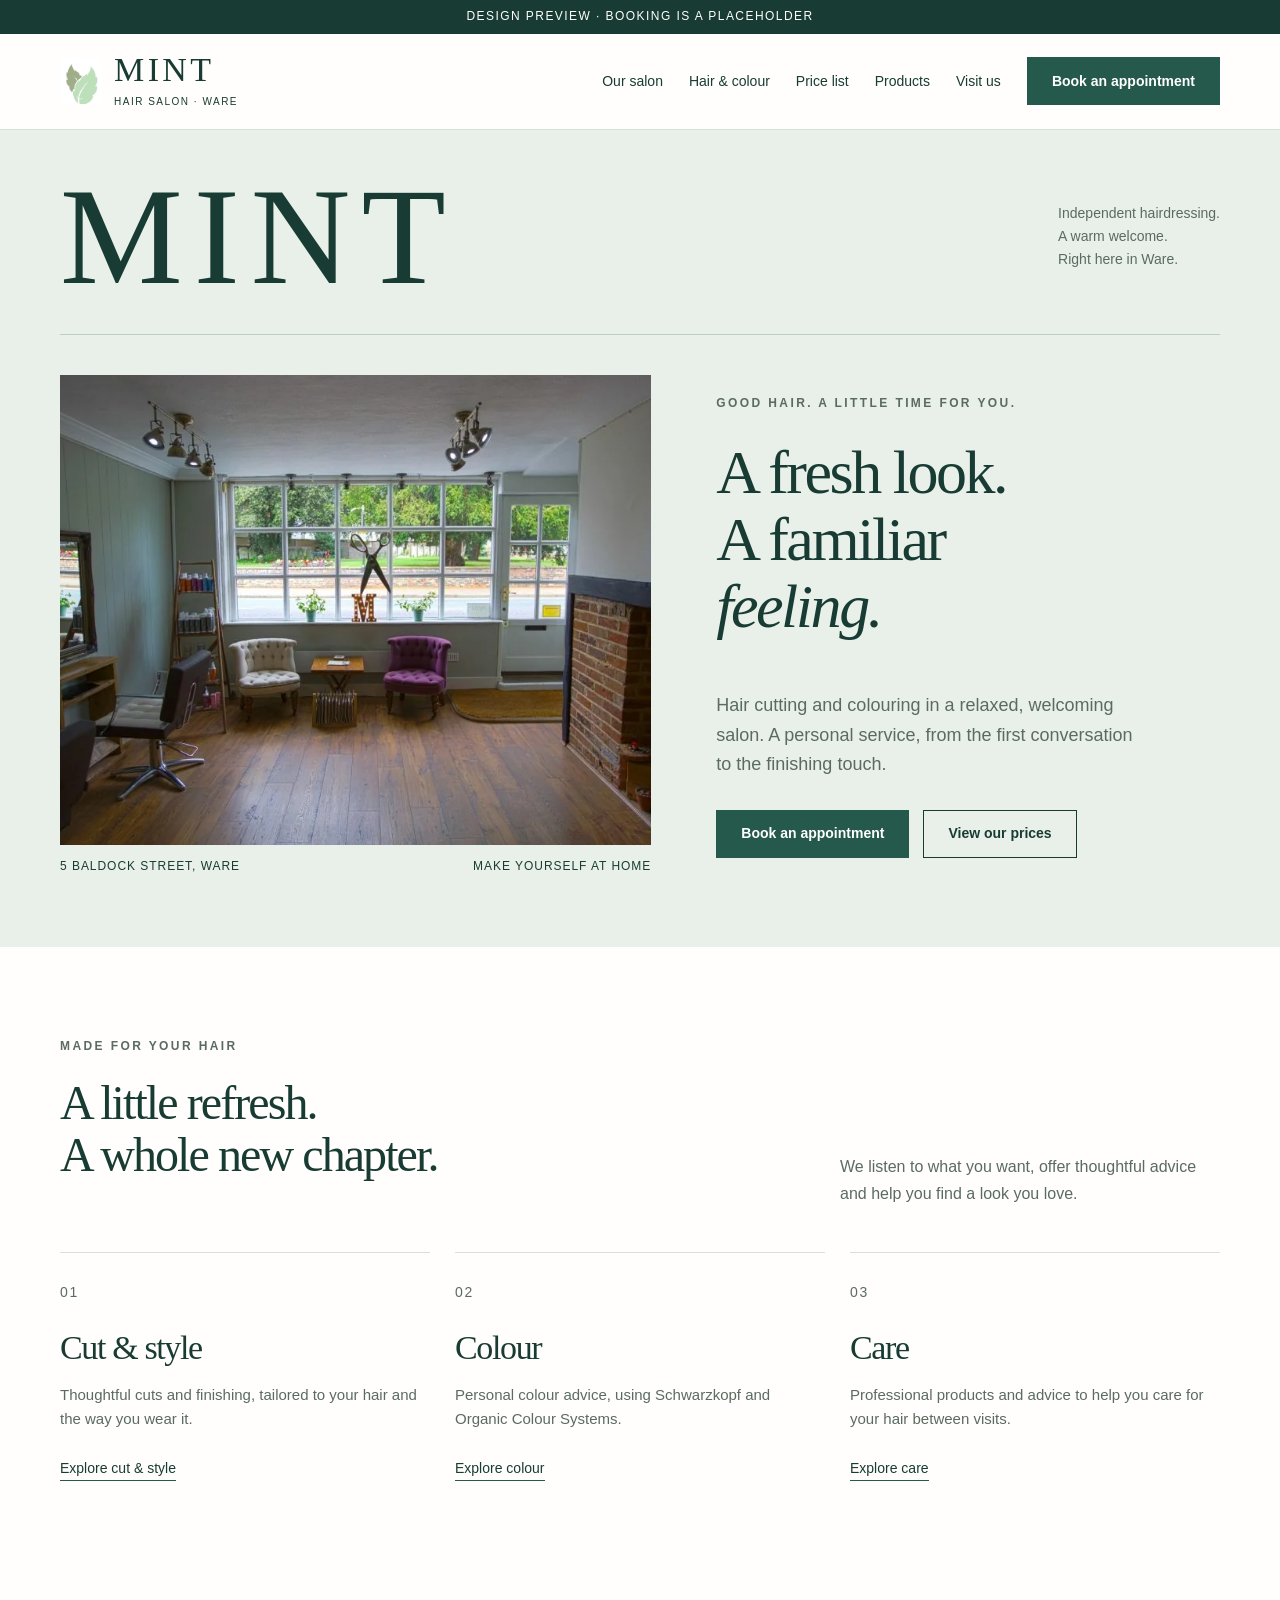
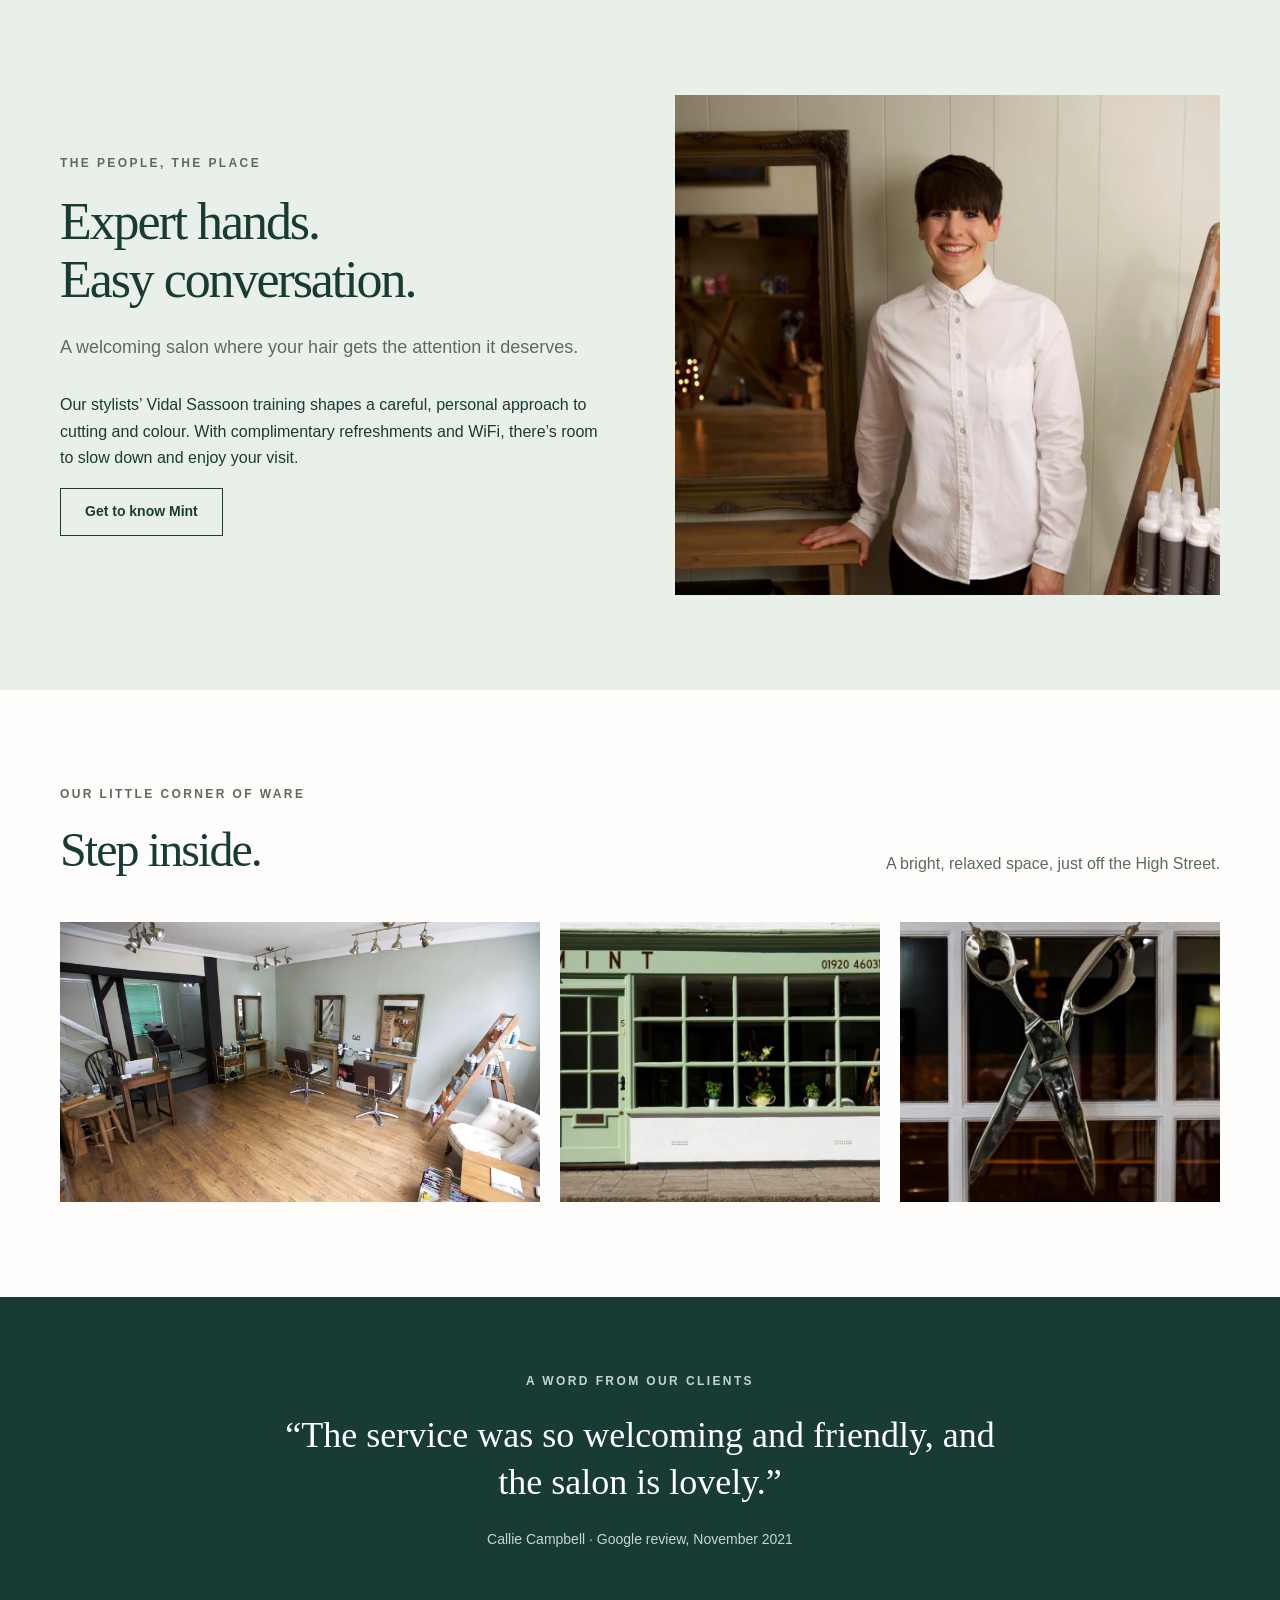
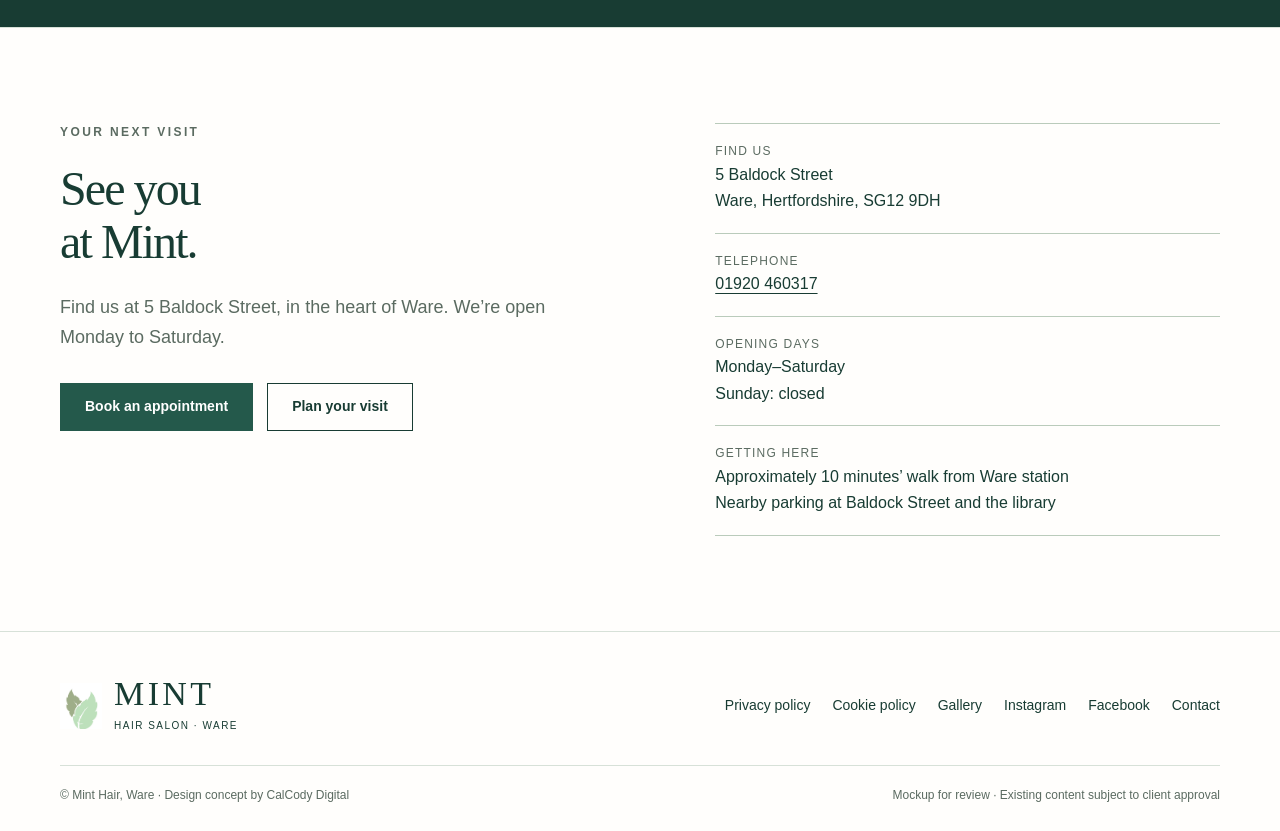
<file: index.html>
<!doctype html><html lang="en-GB"><head><meta charset="utf-8"><meta name="viewport" content="width=device-width,initial-scale=1"><meta name="robots" content="noindex,nofollow"><meta name="description" content="Personal hair cutting and colouring in Ware. Explore the Mint Hair salon design concept."><meta name="theme-color" content="#24594b"><title>A fresh look. A familiar feeling. | Mint Hair, Ware</title><link rel="icon" href="data:image/svg+xml,%3Csvg%20xmlns%3D%22http%3A//www.w3.org/2000/svg%22%20viewBox%3D%220%200%2064%2064%22%3E%3Crect%20width%3D%2264%22%20height%3D%2264%22%20rx%3D%228%22%20fill%3D%22%2324594b%22/%3E%3Ctext%20x%3D%2232%22%20y%3D%2243%22%20text-anchor%3D%22middle%22%20font-size%3D%2230%22%20font-family%3D%22Arial%22%20fill%3D%22white%22%3EM%3C/text%3E%3C/svg%3E"><link rel="stylesheet" href="styles.css"><script src="script.js" defer></script></head><body class="mint"><a class="skip" href="#main">Skip to content</a><div class="preview-bar">Design preview · Booking is a placeholder</div><header class="site-header"><div class="wrap header-inner"><a class="brand" href="index.html" aria-label="Mint Hair home"><img src="assets/mint-leaf.webp" alt="" width="42" height="58"><span><strong>MINT</strong><small>HAIR SALON · WARE</small></span></a><button type="button" class="menu-toggle" aria-expanded="false" aria-controls="main-nav">Menu</button><nav class="nav" id="main-nav" aria-label="Main navigation"><a href="about.html">Our salon</a><a href="services.html">Hair & colour</a><a href="price-list.html">Price list</a><a href="products.html">Products</a><a href="contact.html">Visit us</a><button class="button " type="button" data-book>Book an appointment</button></nav></div></header><main id="main"><section class="mint-hero"><div class="wrap"><div class="mint-title-row"><div class="big-mark" aria-hidden="true">MINT</div><p>Independent hairdressing.<br>A warm welcome.<br>Right here in Ware.</p></div><div class="mint-composition"><div class="mint-image"><img src="assets/55c46fe2e490.webp" alt="Bright, welcoming interior at Mint Hair salon in Ware" class="" loading="eager" decoding="async"><div class="caption"><span>5 Baldock Street, Ware</span><span>Make yourself at home</span></div></div><div class="mint-copy"><span class="eyebrow">Good hair. A little time for you.</span><h1>A fresh look.<br>A familiar<br><em>feeling.</em></h1><p>Hair cutting and colouring in a relaxed, welcoming salon. A personal service, from the first conversation to the finishing touch.</p><div class="actions"><button class="button " type="button" data-book>Book an appointment</button><a class="button outline" href="price-list.html">View our prices</a></div></div></div></div></section><section class="mint-services"><div class="wrap"><div class="section-head"><div><span class="eyebrow">Made for your hair</span><h2>A little refresh.<br>A whole new chapter.</h2></div><p>We listen to what you want, offer thoughtful advice and help you find a look you love.</p></div><div class="grid"><a class="card" href="services.html#cut"><span class="number">01</span><h3>Cut & style</h3><p>Thoughtful cuts and finishing, tailored to your hair and the way you wear it.</p><span class="text-link">Explore cut & style</span></a><a class="card" href="services.html#colour"><span class="number">02</span><h3>Colour</h3><p>Personal colour advice, using Schwarzkopf and Organic Colour Systems.</p><span class="text-link">Explore colour</span></a><a class="card" href="products.html"><span class="number">03</span><h3>Care</h3><p>Professional products and advice to help you care for your hair between visits.</p><span class="text-link">Explore care</span></a></div></div></section><section class="section mint-about"><div class="wrap split"><div><span class="eyebrow">The people, the place</span><h2>Expert hands.<br>Easy conversation.</h2><p class="lede">A welcoming salon where your hair gets the attention it deserves.</p><p>Our stylists’ Vidal Sassoon training shapes a careful, personal approach to cutting and colour. With complimentary refreshments and WiFi, there’s room to slow down and enjoy your visit.</p><a class="button outline" href="about.html">Get to know Mint</a></div><img src="assets/847d99b8edf5.webp" alt="Anne Murray, owner of Mint Hair salon" class="photo" loading="lazy" decoding="async"></div></section><section class="section mint-gallery"><div class="wrap"><div class="section-head"><div><span class="eyebrow">Our little corner of Ware</span><h2>Step inside.</h2></div><p>A bright, relaxed space, just off the High Street.</p></div><div class="gallery"><img src="assets/6be910d6c720.webp" alt="The Mint Hair salon interior" class="" loading="lazy" decoding="async"><img src="assets/4923cea1012a.webp" alt="Mint salon frontage on Baldock Street" class="" loading="lazy" decoding="async"><img src="assets/97973ab5f4df.webp" alt="Hairdressing scissors at Mint" class="" loading="lazy" decoding="async"></div></div></section><section class="mint-quote"><span class="eyebrow">A word from our clients</span><blockquote>“The service was so welcoming and friendly, and the salon is lovely.”</blockquote><cite>Callie Campbell · Google review, November 2021</cite></section><section class="section mint-visit"><div class="wrap contact-block"><div><span class="eyebrow">Your next visit</span><h2>See you<br>at Mint.</h2><p class="lede">Find us at 5 Baldock Street, in the heart of Ware. We’re open Monday to Saturday.</p><div class="actions"><button class="button " type="button" data-book>Book an appointment</button><a class="button outline" href="contact.html">Plan your visit</a></div></div><div class="contact-details"><div><small>Find us</small>5 Baldock Street<br>Ware, Hertfordshire, SG12 9DH</div><div><small>Telephone</small><a href="tel:01920460317">01920 460317</a></div><div><small>Opening days</small>Monday–Saturday<br>Sunday: closed</div><div><small>Getting here</small>Approximately 10 minutes’ walk from Ware station<br>Nearby parking at Baldock Street and the library</div></div></div></section></main><footer class="site-footer"><div class="wrap"><div class="footer-top"><a class="brand" href="index.html" aria-label="Mint Hair home"><img src="assets/mint-leaf.webp" alt="" width="42" height="58"><span><strong>MINT</strong><small>HAIR SALON · WARE</small></span></a><nav class="footer-links" aria-label="Footer navigation"><a href="privacy-policy.html">Privacy policy</a><a href="cookie-consent-policy.html">Cookie policy</a><a href="gallery.html">Gallery</a><a href="https://www.instagram.com/minthairware">Instagram</a><a href="https://www.facebook.com/mintware">Facebook</a><a class="" href="contact.html">Contact</a></nav></div><div class="footer-bottom"><span>© Mint Hair, Ware · Design concept by CalCody Digital</span><span>Mockup for review · Existing content subject to client approval</span></div></div></footer><button class="button mobile-book" type="button" data-book>Book an appointment</button><dialog class="modal" id="booking-modal" aria-labelledby="modal-title"><button class="close" type="button" data-close aria-label="Close booking preview">×</button><span class="eyebrow">Booking preview</span><h2 id="modal-title">Your next visit starts here.</h2><p>This is a placeholder for the booking experience. Online booking will be connected when the website is approved.</p><p>No appointment has been made.</p><button class="button" type="button" data-close>Continue exploring</button></dialog></body></html>
</file>
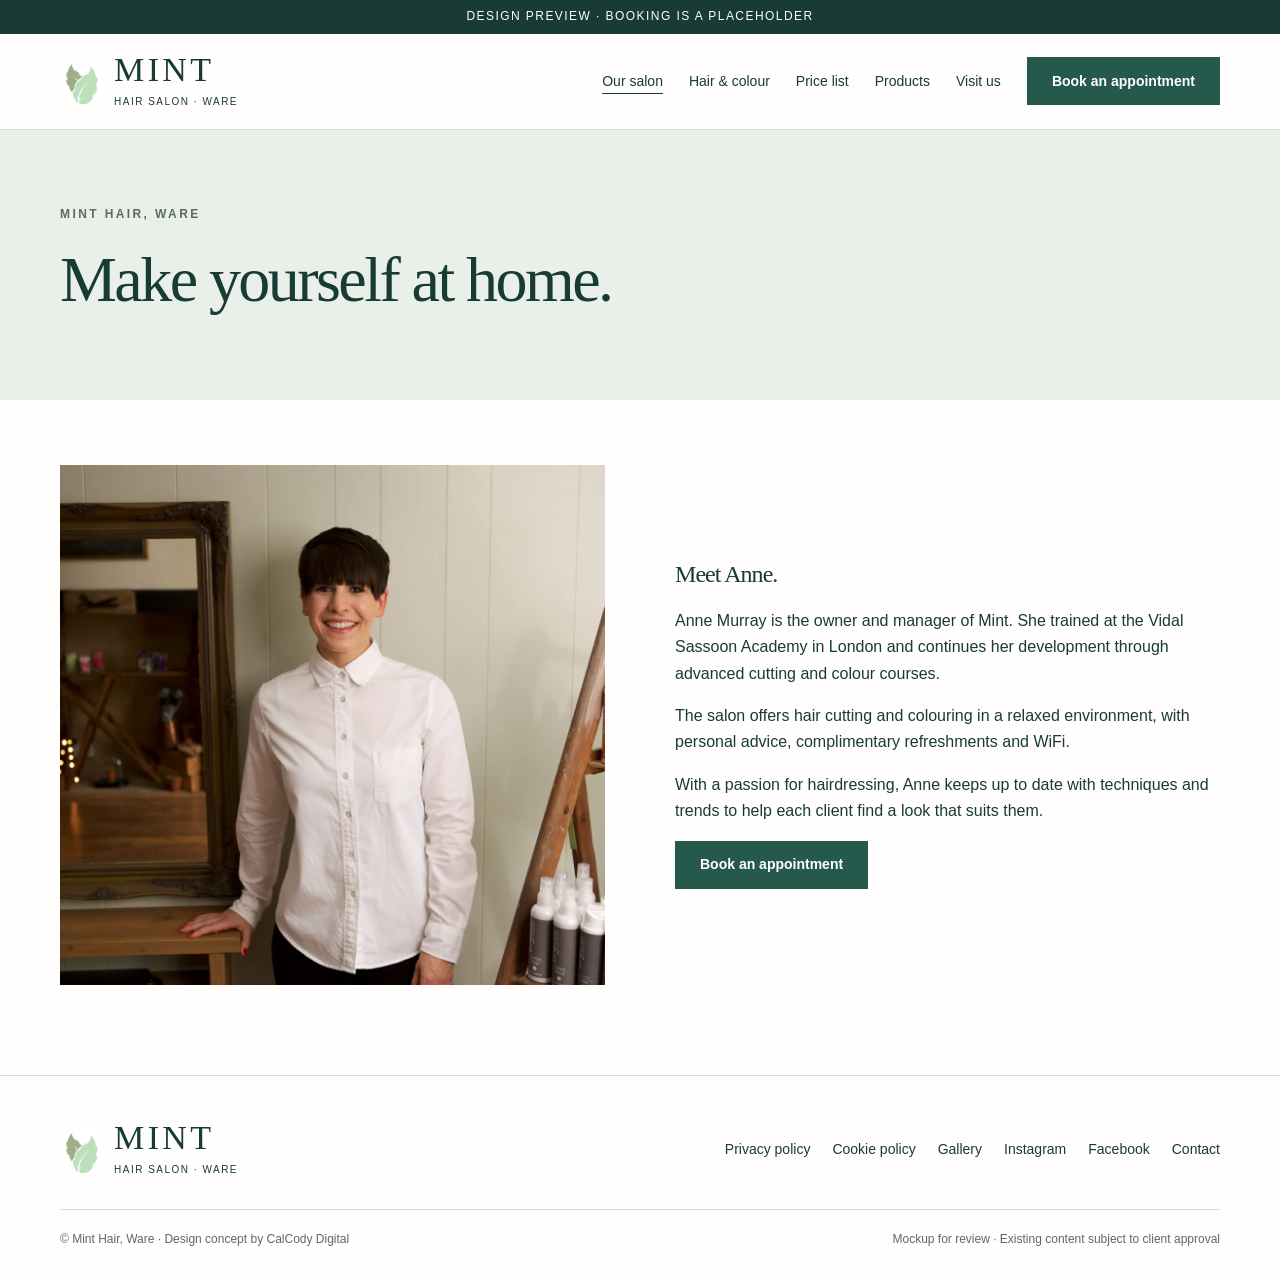
<file: about.html>
<!doctype html><html lang="en-GB"><head><meta charset="utf-8"><meta name="viewport" content="width=device-width,initial-scale=1"><meta name="robots" content="noindex,nofollow"><meta name="description" content="Make yourself at home. — Mint Hair, Ware design preview."><meta name="theme-color" content="#24594b"><title>Make yourself at home. | Mint Hair, Ware</title><link rel="icon" href="data:image/svg+xml,%3Csvg%20xmlns%3D%22http%3A//www.w3.org/2000/svg%22%20viewBox%3D%220%200%2064%2064%22%3E%3Crect%20width%3D%2264%22%20height%3D%2264%22%20rx%3D%228%22%20fill%3D%22%2324594b%22/%3E%3Ctext%20x%3D%2232%22%20y%3D%2243%22%20text-anchor%3D%22middle%22%20font-size%3D%2230%22%20font-family%3D%22Arial%22%20fill%3D%22white%22%3EM%3C/text%3E%3C/svg%3E"><link rel="stylesheet" href="styles.css"><script src="script.js" defer></script></head><body class="mint"><a class="skip" href="#main">Skip to content</a><div class="preview-bar">Design preview · Booking is a placeholder</div><header class="site-header"><div class="wrap header-inner"><a class="brand" href="index.html" aria-label="Mint Hair home"><img src="assets/mint-leaf.webp" alt="" width="42" height="58"><span><strong>MINT</strong><small>HAIR SALON · WARE</small></span></a><button type="button" class="menu-toggle" aria-expanded="false" aria-controls="main-nav">Menu</button><nav class="nav" id="main-nav" aria-label="Main navigation"><a href="about.html" aria-current="page">Our salon</a><a href="services.html">Hair & colour</a><a href="price-list.html">Price list</a><a href="products.html">Products</a><a href="contact.html">Visit us</a><button class="button " type="button" data-book>Book an appointment</button></nav></div></header><main id="main"><section class="page-intro"><div class="wrap"><span class="eyebrow">Mint Hair, Ware</span><h1>Make yourself at home.</h1></div></section><section class="page-content"><div class="wrap"><div class="split"><img src="assets/847d99b8edf5.webp" alt="Anne Murray at Mint Hair salon" class="photo" loading="lazy" decoding="async"><div><h2>Meet Anne.</h2><p>Anne Murray is the owner and manager of Mint. She trained at the Vidal Sassoon Academy in London and continues her development through advanced cutting and colour courses.</p><p>The salon offers hair cutting and colouring in a relaxed environment, with personal advice, complimentary refreshments and WiFi.</p><p>With a passion for hairdressing, Anne keeps up to date with techniques and trends to help each client find a look that suits them.</p><button class="button " type="button" data-book>Book an appointment</button></div></div></div></section></main><footer class="site-footer"><div class="wrap"><div class="footer-top"><a class="brand" href="index.html" aria-label="Mint Hair home"><img src="assets/mint-leaf.webp" alt="" width="42" height="58"><span><strong>MINT</strong><small>HAIR SALON · WARE</small></span></a><nav class="footer-links" aria-label="Footer navigation"><a href="privacy-policy.html">Privacy policy</a><a href="cookie-consent-policy.html">Cookie policy</a><a href="gallery.html">Gallery</a><a href="https://www.instagram.com/minthairware">Instagram</a><a href="https://www.facebook.com/mintware">Facebook</a><a class="" href="contact.html">Contact</a></nav></div><div class="footer-bottom"><span>© Mint Hair, Ware · Design concept by CalCody Digital</span><span>Mockup for review · Existing content subject to client approval</span></div></div></footer><button class="button mobile-book" type="button" data-book>Book an appointment</button><dialog class="modal" id="booking-modal" aria-labelledby="modal-title"><button class="close" type="button" data-close aria-label="Close booking preview">×</button><span class="eyebrow">Booking preview</span><h2 id="modal-title">Your next visit starts here.</h2><p>This is a placeholder for the booking experience. Online booking will be connected when the website is approved.</p><p>No appointment has been made.</p><button class="button" type="button" data-close>Continue exploring</button></dialog></body></html>
</file>
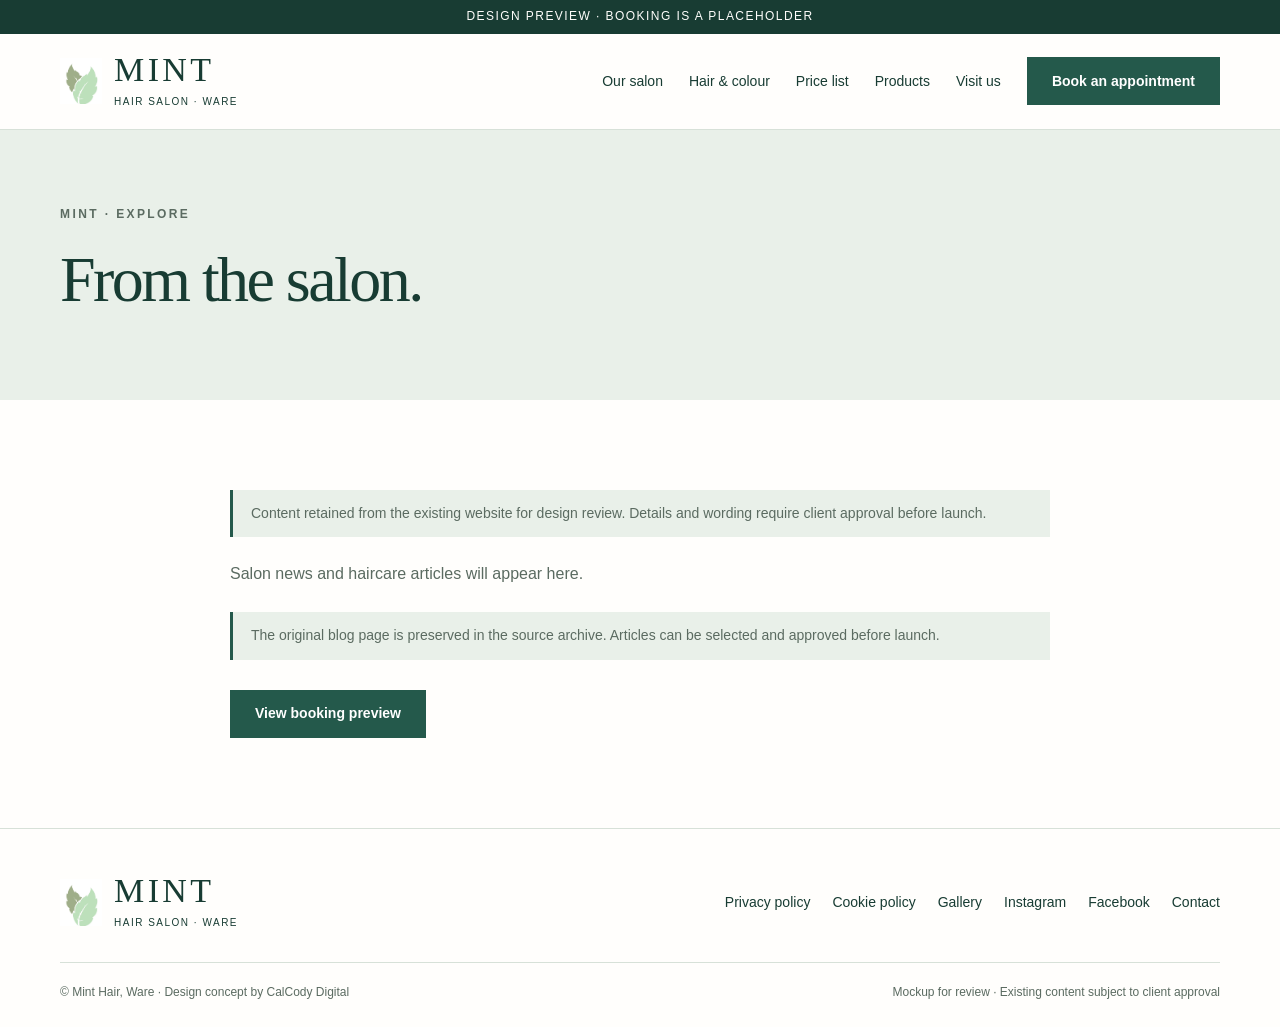
<file: blog.html>
<!doctype html><html lang="en-GB"><head><meta charset="utf-8"><meta name="viewport" content="width=device-width,initial-scale=1"><meta name="robots" content="noindex,nofollow"><meta name="description" content="Make yourself at home. — Mint Hair, Ware design preview."><meta name="theme-color" content="#24594b"><title>From the salon. | Mint</title><link rel="icon" href="data:image/svg+xml,%3Csvg%20xmlns%3D%22http%3A//www.w3.org/2000/svg%22%20viewBox%3D%220%200%2064%2064%22%3E%3Crect%20width%3D%2264%22%20height%3D%2264%22%20rx%3D%228%22%20fill%3D%22%2324594b%22/%3E%3Ctext%20x%3D%2232%22%20y%3D%2243%22%20text-anchor%3D%22middle%22%20font-size%3D%2230%22%20font-family%3D%22Arial%22%20fill%3D%22white%22%3EM%3C/text%3E%3C/svg%3E"><link rel="stylesheet" href="styles.css"><script src="script.js" defer></script></head><body class="mint"><a class="skip" href="#main">Skip to content</a><div class="preview-bar">Design preview · Booking is a placeholder</div><header class="site-header"><div class="wrap header-inner"><a class="brand" href="index.html" aria-label="Mint Hair home"><img src="assets/mint-leaf.webp" alt="" width="42" height="58"><span><strong>MINT</strong><small>HAIR SALON · WARE</small></span></a><button type="button" class="menu-toggle" aria-expanded="false" aria-controls="main-nav">Menu</button><nav class="nav" id="main-nav" aria-label="Main navigation"><a href="about.html">Our salon</a><a href="services.html">Hair & colour</a><a href="price-list.html">Price list</a><a href="products.html">Products</a><a href="contact.html">Visit us</a><button class="button " type="button" data-book>Book an appointment</button></nav></div></header><main id="main"><section class="page-intro"><div class="wrap"><span class="eyebrow">Mint · Explore</span><h1>From the salon.</h1></div></section><section class="page-content"><div class="wrap"><div class="prose"><p class="note">Content retained from the existing website for design review. Details and wording require client approval before launch.</p><p>Salon news and haircare articles will appear here.</p><p class="note">The original blog page is preserved in the source archive. Articles can be selected and approved before launch.</p><div style="margin-top:30px"><button class="button" type="button" data-book>View booking preview</button></div></div></div></section></main><footer class="site-footer"><div class="wrap"><div class="footer-top"><a class="brand" href="index.html" aria-label="Mint Hair home"><img src="assets/mint-leaf.webp" alt="" width="42" height="58"><span><strong>MINT</strong><small>HAIR SALON · WARE</small></span></a><nav class="footer-links" aria-label="Footer navigation"><a href="privacy-policy.html">Privacy policy</a><a href="cookie-consent-policy.html">Cookie policy</a><a href="gallery.html">Gallery</a><a href="https://www.instagram.com/minthairware">Instagram</a><a href="https://www.facebook.com/mintware">Facebook</a><a class="" href="contact.html">Contact</a></nav></div><div class="footer-bottom"><span>© Mint Hair, Ware · Design concept by CalCody Digital</span><span>Mockup for review · Existing content subject to client approval</span></div></div></footer><button class="button mobile-book" type="button" data-book>Book an appointment</button><dialog class="modal" id="booking-modal" aria-labelledby="modal-title"><button class="close" type="button" data-close aria-label="Close booking preview">×</button><span class="eyebrow">Booking preview</span><h2 id="modal-title">Your next visit starts here.</h2><p>This is a placeholder for the booking experience. Online booking will be connected when the website is approved.</p><p>No appointment has been made.</p><button class="button" type="button" data-close>Continue exploring</button></dialog></body></html>
</file>
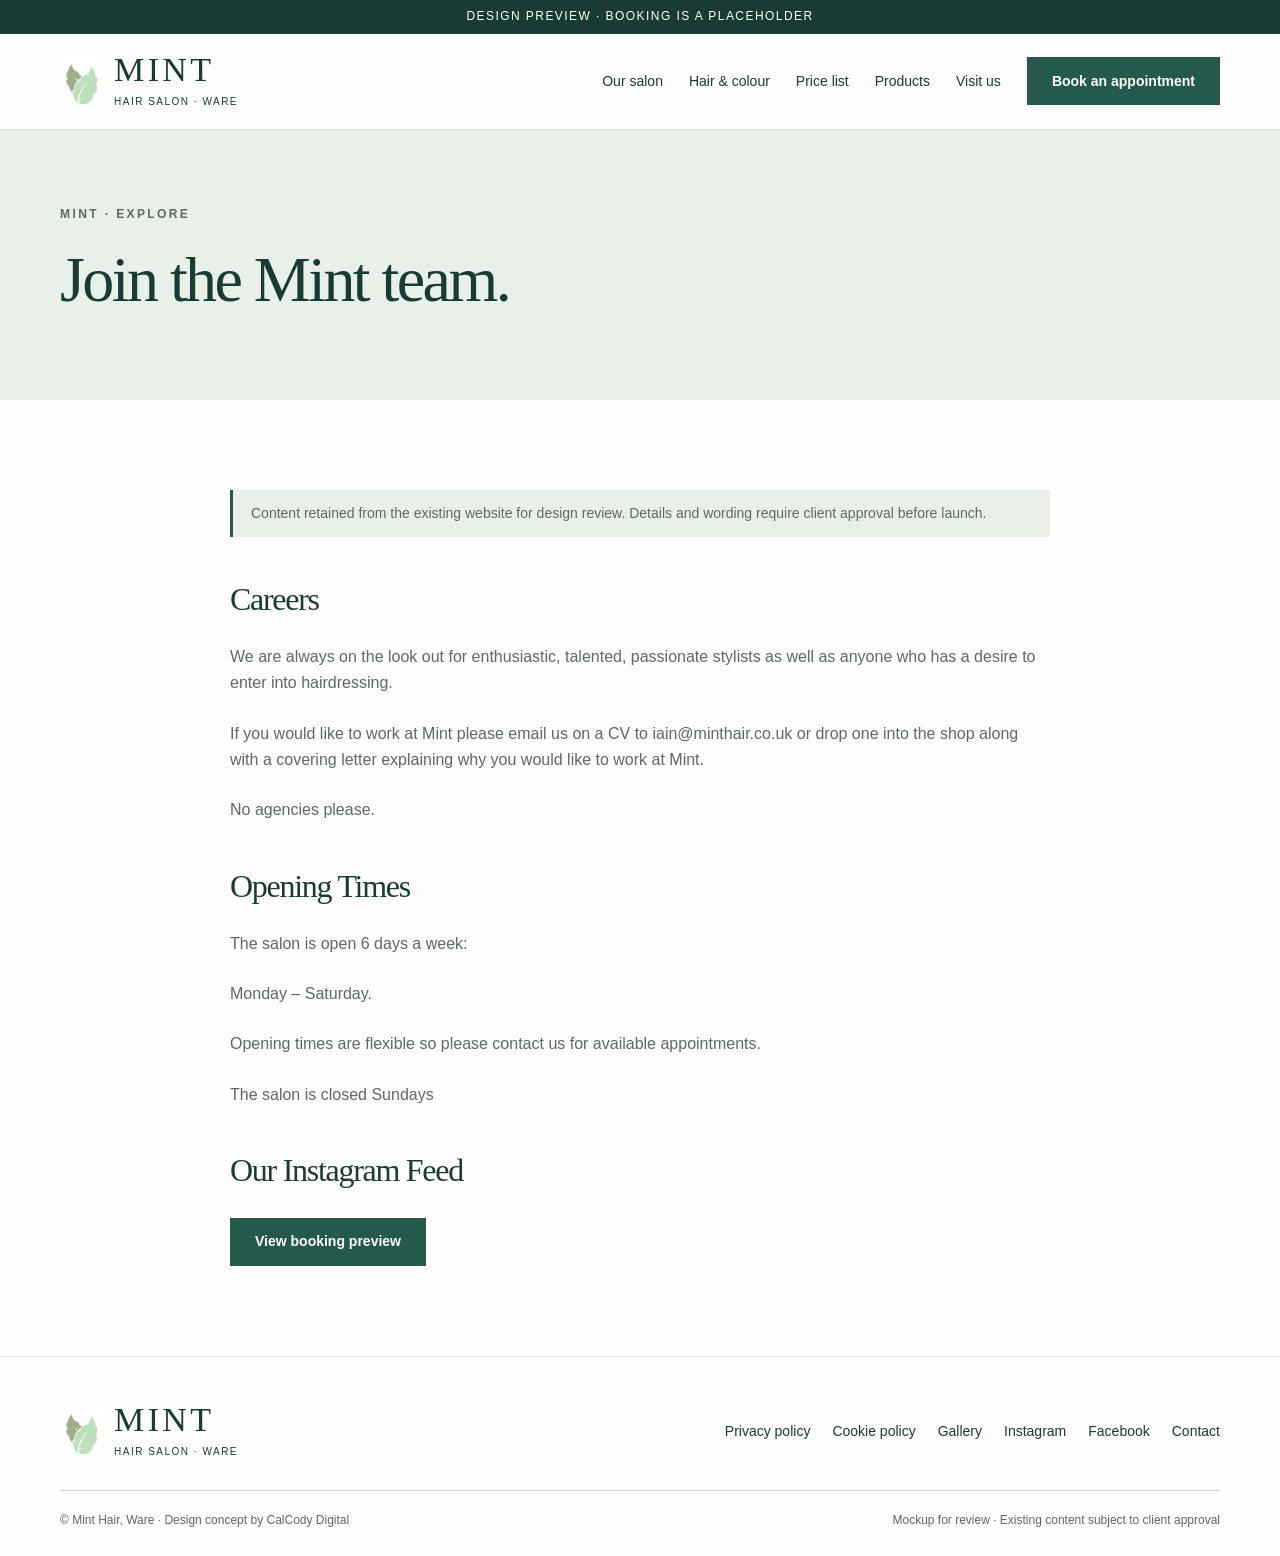
<file: careers.html>
<!doctype html><html lang="en-GB"><head><meta charset="utf-8"><meta name="viewport" content="width=device-width,initial-scale=1"><meta name="robots" content="noindex,nofollow"><meta name="description" content="Make yourself at home. — Mint Hair, Ware design preview."><meta name="theme-color" content="#24594b"><title>Join the Mint team. | Mint</title><link rel="icon" href="data:image/svg+xml,%3Csvg%20xmlns%3D%22http%3A//www.w3.org/2000/svg%22%20viewBox%3D%220%200%2064%2064%22%3E%3Crect%20width%3D%2264%22%20height%3D%2264%22%20rx%3D%228%22%20fill%3D%22%2324594b%22/%3E%3Ctext%20x%3D%2232%22%20y%3D%2243%22%20text-anchor%3D%22middle%22%20font-size%3D%2230%22%20font-family%3D%22Arial%22%20fill%3D%22white%22%3EM%3C/text%3E%3C/svg%3E"><link rel="stylesheet" href="styles.css"><script src="script.js" defer></script></head><body class="mint"><a class="skip" href="#main">Skip to content</a><div class="preview-bar">Design preview · Booking is a placeholder</div><header class="site-header"><div class="wrap header-inner"><a class="brand" href="index.html" aria-label="Mint Hair home"><img src="assets/mint-leaf.webp" alt="" width="42" height="58"><span><strong>MINT</strong><small>HAIR SALON · WARE</small></span></a><button type="button" class="menu-toggle" aria-expanded="false" aria-controls="main-nav">Menu</button><nav class="nav" id="main-nav" aria-label="Main navigation"><a href="about.html">Our salon</a><a href="services.html">Hair & colour</a><a href="price-list.html">Price list</a><a href="products.html">Products</a><a href="contact.html">Visit us</a><button class="button " type="button" data-book>Book an appointment</button></nav></div></header><main id="main"><section class="page-intro"><div class="wrap"><span class="eyebrow">Mint · Explore</span><h1>Join the Mint team.</h1></div></section><section class="page-content"><div class="wrap"><div class="prose"><p class="note">Content retained from the existing website for design review. Details and wording require client approval before launch.</p><h2>Careers</h2><p>We are always on the look out for enthusiastic, talented, passionate stylists as well as anyone who has a desire to enter into hairdressing.</p><p>If you would like to work at Mint please email us on a CV to iain@minthair.co.uk or drop one into the shop along with a covering letter explaining why you would like to work at Mint.</p><p>No agencies please.</p><h2>Opening Times</h2><p>The salon is open 6 days a week:</p><p>Monday – Saturday.</p><p>Opening times are flexible so please contact us for available appointments.</p><p>The salon is closed Sundays</p><h2>Our Instagram Feed</h2><div style="margin-top:30px"><button class="button" type="button" data-book>View booking preview</button></div></div></div></section></main><footer class="site-footer"><div class="wrap"><div class="footer-top"><a class="brand" href="index.html" aria-label="Mint Hair home"><img src="assets/mint-leaf.webp" alt="" width="42" height="58"><span><strong>MINT</strong><small>HAIR SALON · WARE</small></span></a><nav class="footer-links" aria-label="Footer navigation"><a href="privacy-policy.html">Privacy policy</a><a href="cookie-consent-policy.html">Cookie policy</a><a href="gallery.html">Gallery</a><a href="https://www.instagram.com/minthairware">Instagram</a><a href="https://www.facebook.com/mintware">Facebook</a><a class="" href="contact.html">Contact</a></nav></div><div class="footer-bottom"><span>© Mint Hair, Ware · Design concept by CalCody Digital</span><span>Mockup for review · Existing content subject to client approval</span></div></div></footer><button class="button mobile-book" type="button" data-book>Book an appointment</button><dialog class="modal" id="booking-modal" aria-labelledby="modal-title"><button class="close" type="button" data-close aria-label="Close booking preview">×</button><span class="eyebrow">Booking preview</span><h2 id="modal-title">Your next visit starts here.</h2><p>This is a placeholder for the booking experience. Online booking will be connected when the website is approved.</p><p>No appointment has been made.</p><button class="button" type="button" data-close>Continue exploring</button></dialog></body></html>
</file>
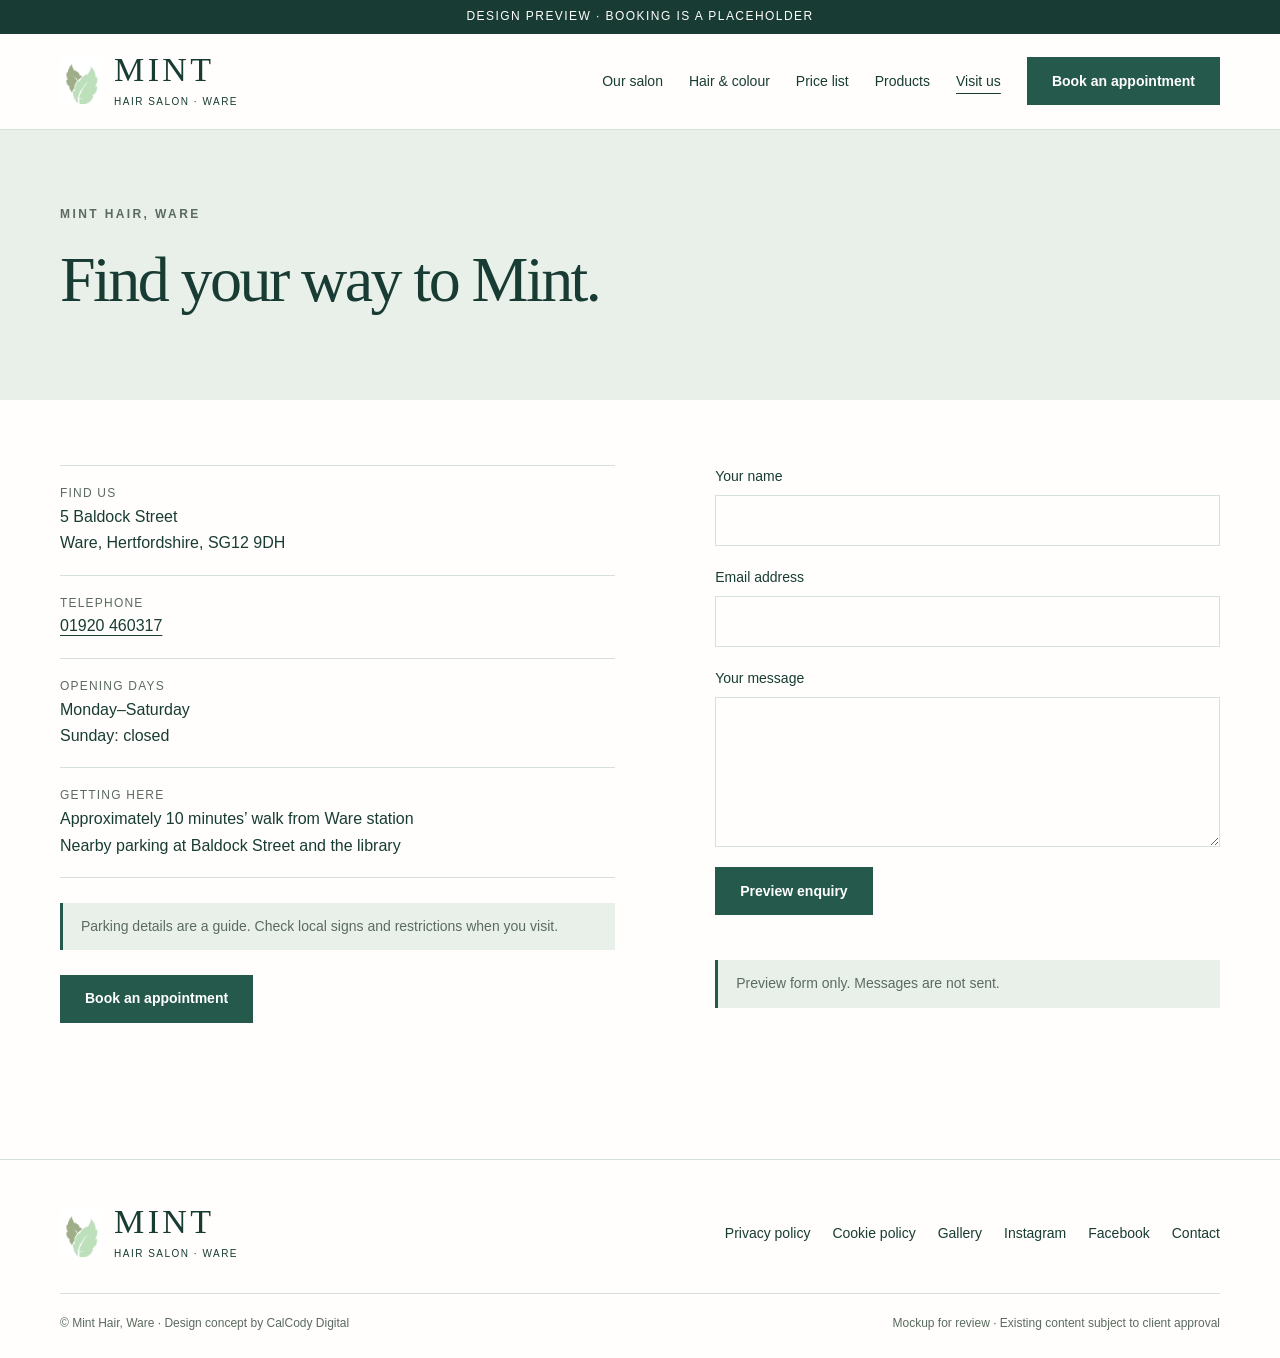
<file: contact.html>
<!doctype html><html lang="en-GB"><head><meta charset="utf-8"><meta name="viewport" content="width=device-width,initial-scale=1"><meta name="robots" content="noindex,nofollow"><meta name="description" content="Find your way to Mint. — Mint Hair, Ware design preview."><meta name="theme-color" content="#24594b"><title>Find your way to Mint. | Mint Hair, Ware</title><link rel="icon" href="data:image/svg+xml,%3Csvg%20xmlns%3D%22http%3A//www.w3.org/2000/svg%22%20viewBox%3D%220%200%2064%2064%22%3E%3Crect%20width%3D%2264%22%20height%3D%2264%22%20rx%3D%228%22%20fill%3D%22%2324594b%22/%3E%3Ctext%20x%3D%2232%22%20y%3D%2243%22%20text-anchor%3D%22middle%22%20font-size%3D%2230%22%20font-family%3D%22Arial%22%20fill%3D%22white%22%3EM%3C/text%3E%3C/svg%3E"><link rel="stylesheet" href="styles.css"><script src="script.js" defer></script></head><body class="mint"><a class="skip" href="#main">Skip to content</a><div class="preview-bar">Design preview · Booking is a placeholder</div><header class="site-header"><div class="wrap header-inner"><a class="brand" href="index.html" aria-label="Mint Hair home"><img src="assets/mint-leaf.webp" alt="" width="42" height="58"><span><strong>MINT</strong><small>HAIR SALON · WARE</small></span></a><button type="button" class="menu-toggle" aria-expanded="false" aria-controls="main-nav">Menu</button><nav class="nav" id="main-nav" aria-label="Main navigation"><a href="about.html">Our salon</a><a href="services.html">Hair & colour</a><a href="price-list.html">Price list</a><a href="products.html">Products</a><a href="contact.html" aria-current="page">Visit us</a><button class="button " type="button" data-book>Book an appointment</button></nav></div></header><main id="main"><section class="page-intro"><div class="wrap"><span class="eyebrow">Mint Hair, Ware</span><h1>Find your way to Mint.</h1></div></section><section class="page-content"><div class="wrap"><div class="contact-block"><div><div class="contact-details"><div><small>Find us</small>5 Baldock Street<br>Ware, Hertfordshire, SG12 9DH</div><div><small>Telephone</small><a href="tel:01920460317">01920 460317</a></div><div><small>Opening days</small>Monday–Saturday<br>Sunday: closed</div><div><small>Getting here</small>Approximately 10 minutes’ walk from Ware station<br>Nearby parking at Baldock Street and the library</div></div><p class="note">Parking details are a guide. Check local signs and restrictions when you visit.</p><button class="button " type="button" data-book>Book an appointment</button></div><form class="form" data-demo><label>Your name<input name="name" autocomplete="name" required></label><label>Email address<input type="email" name="email" autocomplete="email" required></label><label>Your message<textarea name="message" required></textarea></label><button class="button" type="submit">Preview enquiry</button><p class="note">Preview form only. Messages are not sent.</p><p role="status" aria-live="polite"></p></form></div></div></section></main><footer class="site-footer"><div class="wrap"><div class="footer-top"><a class="brand" href="index.html" aria-label="Mint Hair home"><img src="assets/mint-leaf.webp" alt="" width="42" height="58"><span><strong>MINT</strong><small>HAIR SALON · WARE</small></span></a><nav class="footer-links" aria-label="Footer navigation"><a href="privacy-policy.html">Privacy policy</a><a href="cookie-consent-policy.html">Cookie policy</a><a href="gallery.html">Gallery</a><a href="https://www.instagram.com/minthairware">Instagram</a><a href="https://www.facebook.com/mintware">Facebook</a><a class="" href="contact.html">Contact</a></nav></div><div class="footer-bottom"><span>© Mint Hair, Ware · Design concept by CalCody Digital</span><span>Mockup for review · Existing content subject to client approval</span></div></div></footer><button class="button mobile-book" type="button" data-book>Book an appointment</button><dialog class="modal" id="booking-modal" aria-labelledby="modal-title"><button class="close" type="button" data-close aria-label="Close booking preview">×</button><span class="eyebrow">Booking preview</span><h2 id="modal-title">Your next visit starts here.</h2><p>This is a placeholder for the booking experience. Online booking will be connected when the website is approved.</p><p>No appointment has been made.</p><button class="button" type="button" data-close>Continue exploring</button></dialog></body></html>
</file>
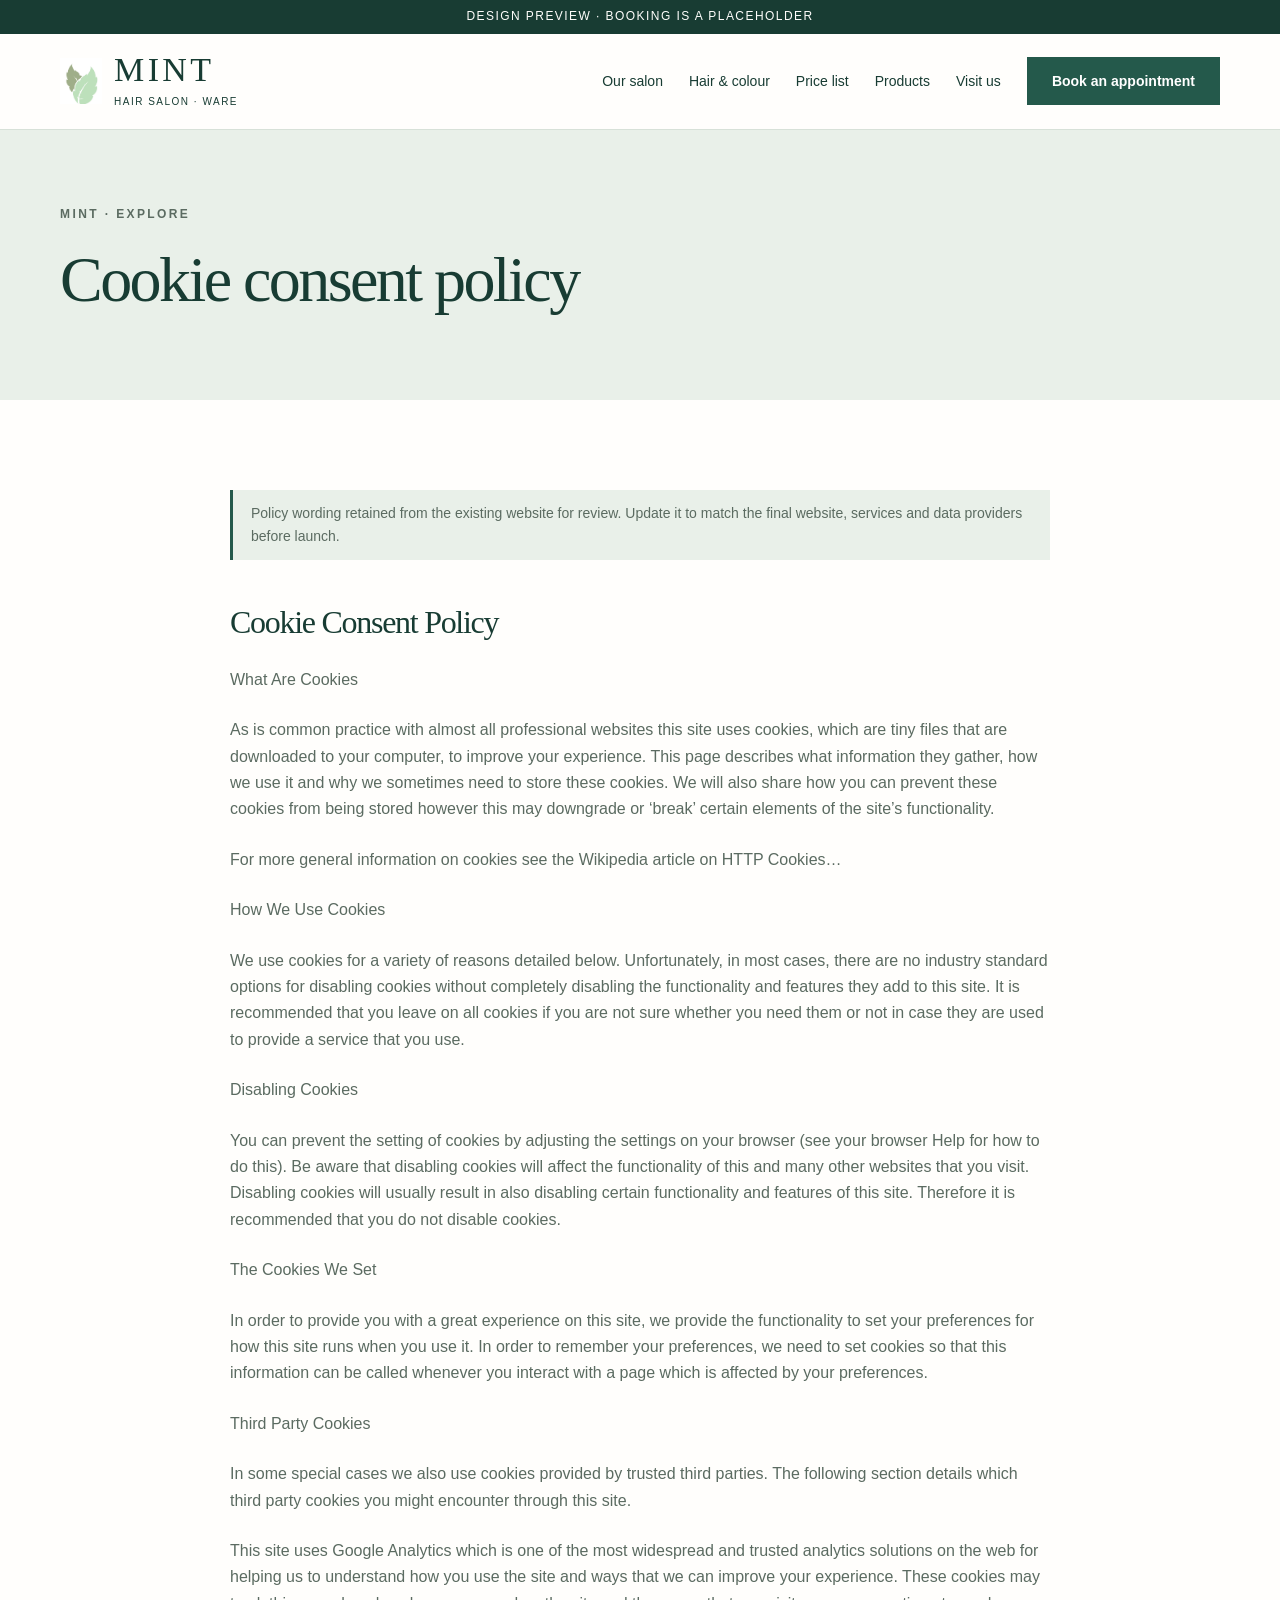
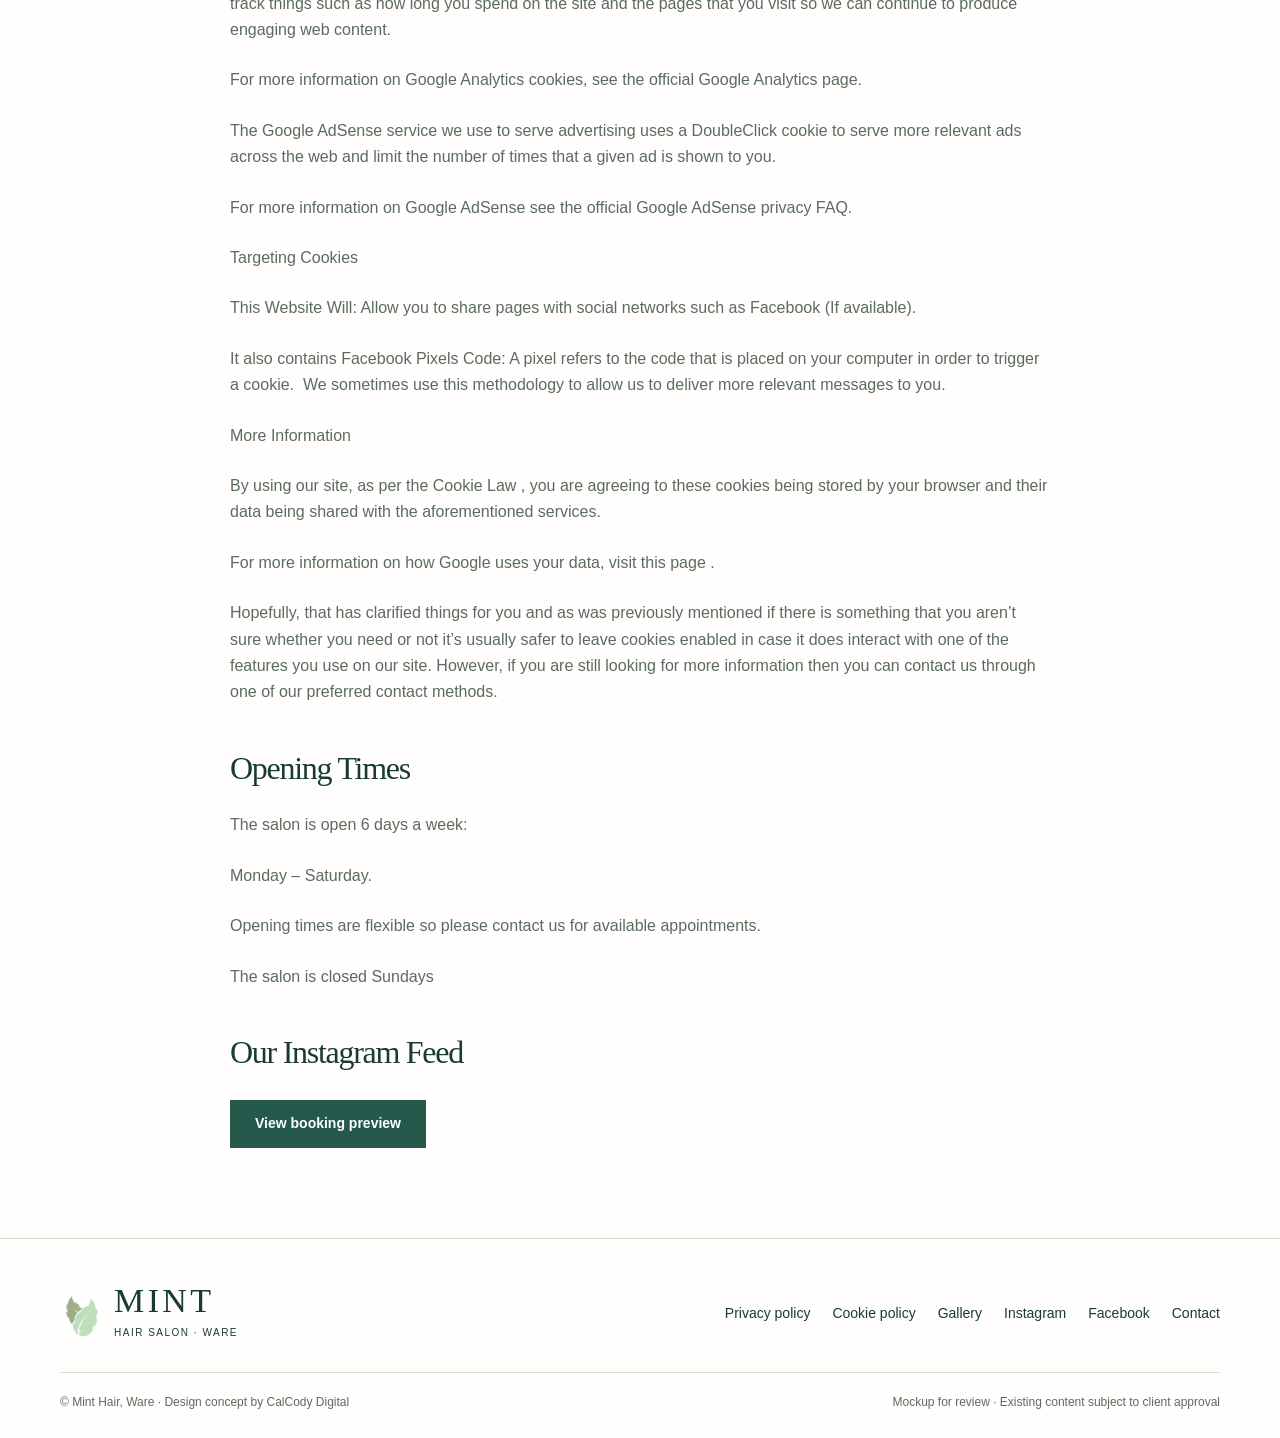
<file: cookie-consent-policy.html>
<!doctype html><html lang="en-GB"><head><meta charset="utf-8"><meta name="viewport" content="width=device-width,initial-scale=1"><meta name="robots" content="noindex,nofollow"><meta name="description" content="Make yourself at home. — Mint Hair, Ware design preview."><meta name="theme-color" content="#24594b"><title>Cookie consent policy | Mint</title><link rel="icon" href="data:image/svg+xml,%3Csvg%20xmlns%3D%22http%3A//www.w3.org/2000/svg%22%20viewBox%3D%220%200%2064%2064%22%3E%3Crect%20width%3D%2264%22%20height%3D%2264%22%20rx%3D%228%22%20fill%3D%22%2324594b%22/%3E%3Ctext%20x%3D%2232%22%20y%3D%2243%22%20text-anchor%3D%22middle%22%20font-size%3D%2230%22%20font-family%3D%22Arial%22%20fill%3D%22white%22%3EM%3C/text%3E%3C/svg%3E"><link rel="stylesheet" href="styles.css"><script src="script.js" defer></script></head><body class="mint"><a class="skip" href="#main">Skip to content</a><div class="preview-bar">Design preview · Booking is a placeholder</div><header class="site-header"><div class="wrap header-inner"><a class="brand" href="index.html" aria-label="Mint Hair home"><img src="assets/mint-leaf.webp" alt="" width="42" height="58"><span><strong>MINT</strong><small>HAIR SALON · WARE</small></span></a><button type="button" class="menu-toggle" aria-expanded="false" aria-controls="main-nav">Menu</button><nav class="nav" id="main-nav" aria-label="Main navigation"><a href="about.html">Our salon</a><a href="services.html">Hair & colour</a><a href="price-list.html">Price list</a><a href="products.html">Products</a><a href="contact.html">Visit us</a><button class="button " type="button" data-book>Book an appointment</button></nav></div></header><main id="main"><section class="page-intro"><div class="wrap"><span class="eyebrow">Mint · Explore</span><h1>Cookie consent policy</h1></div></section><section class="page-content"><div class="wrap"><div class="prose"><p class="note">Policy wording retained from the existing website for review. Update it to match the final website, services and data providers before launch.</p><h2>Cookie Consent Policy</h2><p>What Are Cookies</p><p>As is common practice with almost all professional websites this site uses cookies, which are tiny files that are downloaded to your computer, to improve your experience. This page describes what information they gather, how we use it and why we sometimes need to store these cookies. We will also share how you can prevent these cookies from being stored however this may downgrade or ‘break’ certain elements of the site’s functionality.</p><p>For more general information on cookies see the Wikipedia article on HTTP Cookies…</p><p>How We Use Cookies</p><p>We use cookies for a variety of reasons detailed below. Unfortunately, in most cases, there are no industry standard options for disabling cookies without completely disabling the functionality and features they add to this site. It is recommended that you leave on all cookies if you are not sure whether you need them or not in case they are used to provide a service that you use.</p><p>Disabling Cookies</p><p>You can prevent the setting of cookies by adjusting the settings on your browser (see your browser Help for how to do this). Be aware that disabling cookies will affect the functionality of this and many other websites that you visit. Disabling cookies will usually result in also disabling certain functionality and features of this site. Therefore it is recommended that you do not disable cookies.</p><p>The Cookies We Set</p><p>In order to provide you with a great experience on this site, we provide the functionality to set your preferences for how this site runs when you use it. In order to remember your preferences, we need to set cookies so that this information can be called whenever you interact with a page which is affected by your preferences.</p><p>Third Party Cookies</p><p>In some special cases we also use cookies provided by trusted third parties. The following section details which third party cookies you might encounter through this site.</p><p>This site uses Google Analytics which is one of the most widespread and trusted analytics solutions on the web for helping us to understand how you use the site and ways that we can improve your experience. These cookies may track things such as how long you spend on the site and the pages that you visit so we can continue to produce engaging web content.</p><p>For more information on Google Analytics cookies, see the official Google Analytics page.</p><p>The Google AdSense service we use to serve advertising uses a DoubleClick cookie to serve more relevant ads across the web and limit the number of times that a given ad is shown to you.</p><p>For more information on Google AdSense see the official Google AdSense privacy FAQ.</p><p>Targeting Cookies</p><p>This Website Will: Allow you to share pages with social networks such as Facebook (If available).</p><p>It also contains Facebook Pixels Code: A pixel refers to the code that is placed on your computer in order to trigger a cookie.  We sometimes use this methodology to allow us to deliver more relevant messages to you.</p><p>More Information</p><p>By using our site, as per the Cookie Law , you are agreeing to these cookies being stored by your browser and their data being shared with the aforementioned services.</p><p>For more information on how Google uses your data, visit this page .</p><p>Hopefully, that has clarified things for you and as was previously mentioned if there is something that you aren’t sure whether you need or not it’s usually safer to leave cookies enabled in case it does interact with one of the features you use on our site. However, if you are still looking for more information then you can contact us through one of our preferred contact methods.</p><h2>Opening Times</h2><p>The salon is open 6 days a week:</p><p>Monday – Saturday.</p><p>Opening times are flexible so please contact us for available appointments.</p><p>The salon is closed Sundays</p><h2>Our Instagram Feed</h2><div style="margin-top:30px"><button class="button" type="button" data-book>View booking preview</button></div></div></div></section></main><footer class="site-footer"><div class="wrap"><div class="footer-top"><a class="brand" href="index.html" aria-label="Mint Hair home"><img src="assets/mint-leaf.webp" alt="" width="42" height="58"><span><strong>MINT</strong><small>HAIR SALON · WARE</small></span></a><nav class="footer-links" aria-label="Footer navigation"><a href="privacy-policy.html">Privacy policy</a><a href="cookie-consent-policy.html">Cookie policy</a><a href="gallery.html">Gallery</a><a href="https://www.instagram.com/minthairware">Instagram</a><a href="https://www.facebook.com/mintware">Facebook</a><a class="" href="contact.html">Contact</a></nav></div><div class="footer-bottom"><span>© Mint Hair, Ware · Design concept by CalCody Digital</span><span>Mockup for review · Existing content subject to client approval</span></div></div></footer><button class="button mobile-book" type="button" data-book>Book an appointment</button><dialog class="modal" id="booking-modal" aria-labelledby="modal-title"><button class="close" type="button" data-close aria-label="Close booking preview">×</button><span class="eyebrow">Booking preview</span><h2 id="modal-title">Your next visit starts here.</h2><p>This is a placeholder for the booking experience. Online booking will be connected when the website is approved.</p><p>No appointment has been made.</p><button class="button" type="button" data-close>Continue exploring</button></dialog></body></html>
</file>
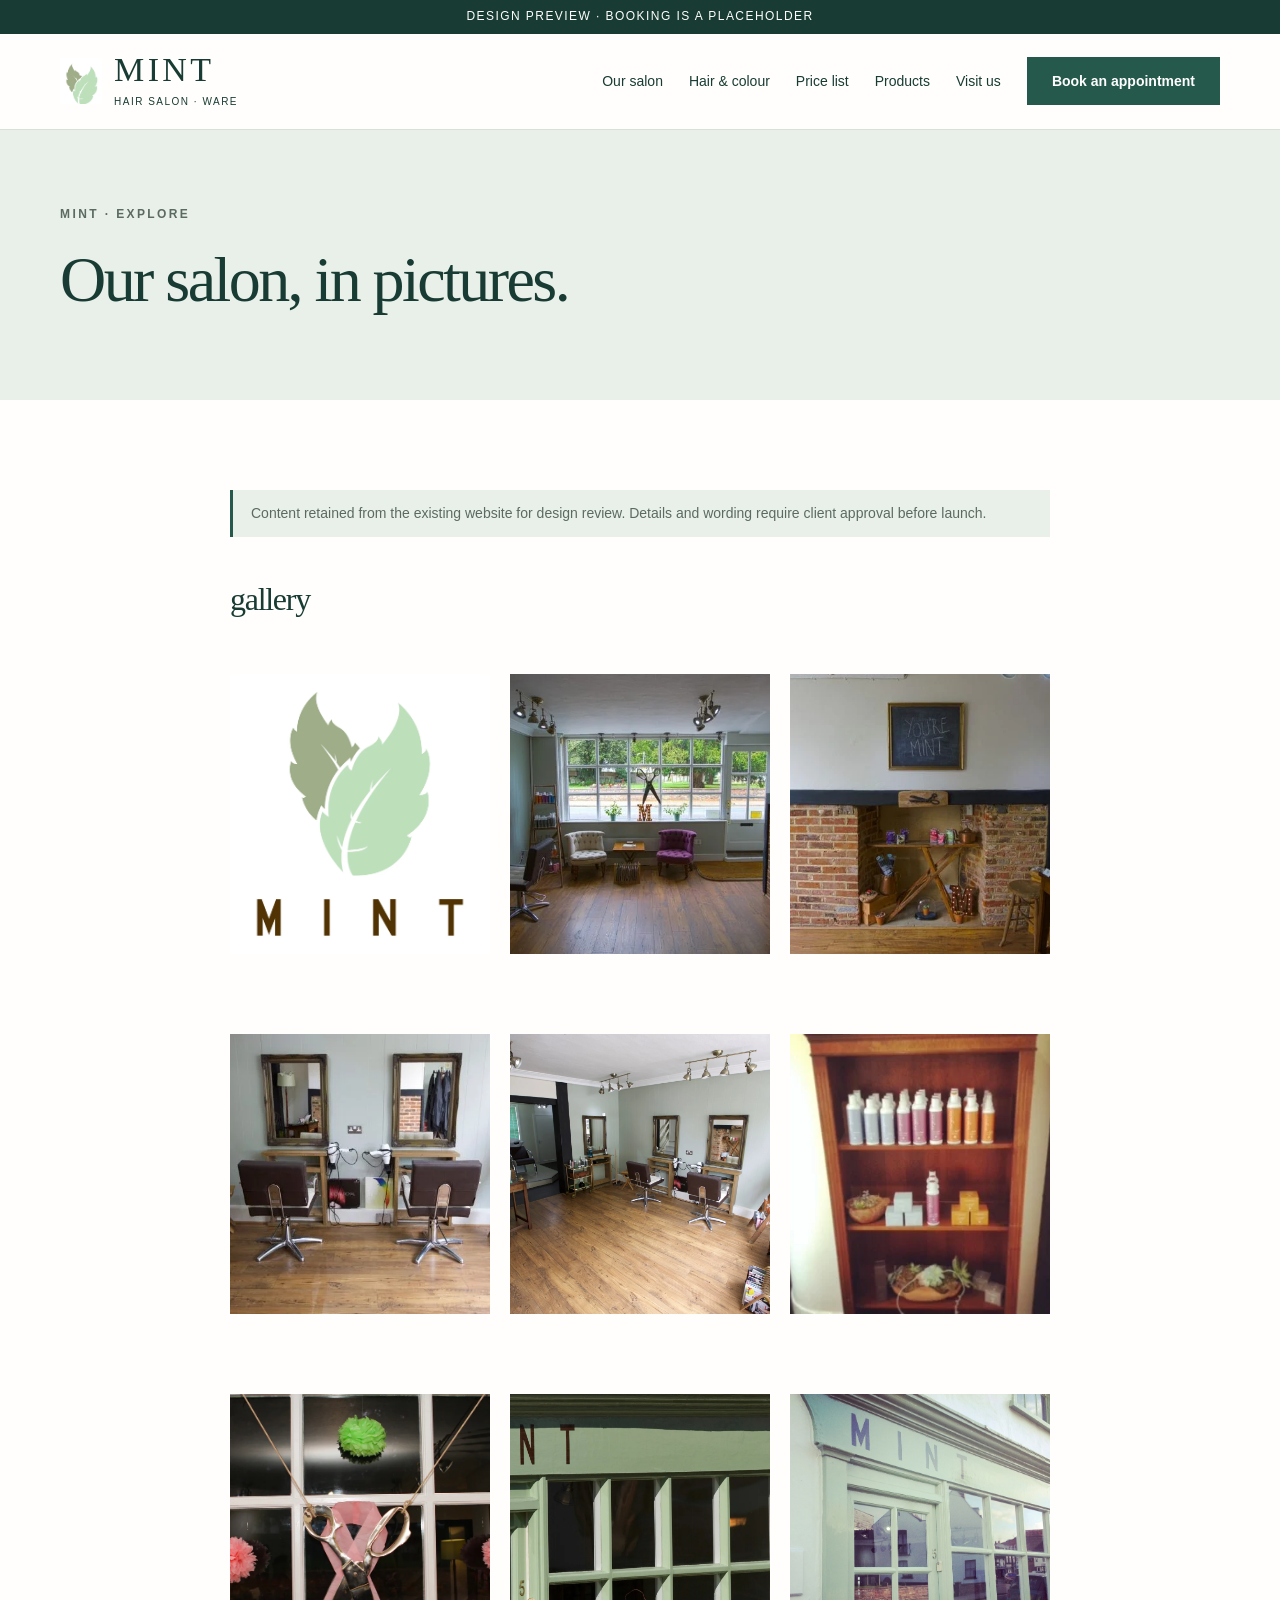
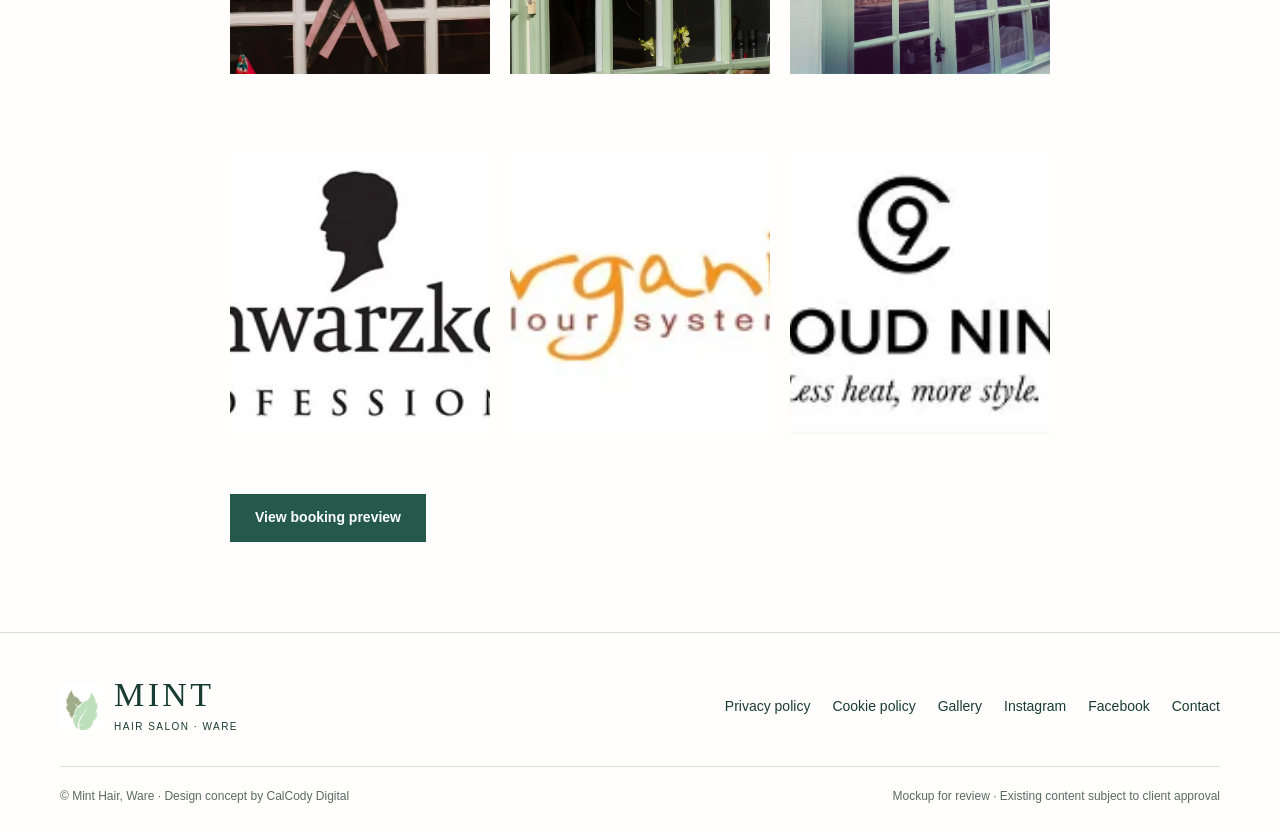
<file: gallery.html>
<!doctype html><html lang="en-GB"><head><meta charset="utf-8"><meta name="viewport" content="width=device-width,initial-scale=1"><meta name="robots" content="noindex,nofollow"><meta name="description" content="Make yourself at home. — Mint Hair, Ware design preview."><meta name="theme-color" content="#24594b"><title>Our salon, in pictures. | Mint</title><link rel="icon" href="data:image/svg+xml,%3Csvg%20xmlns%3D%22http%3A//www.w3.org/2000/svg%22%20viewBox%3D%220%200%2064%2064%22%3E%3Crect%20width%3D%2264%22%20height%3D%2264%22%20rx%3D%228%22%20fill%3D%22%2324594b%22/%3E%3Ctext%20x%3D%2232%22%20y%3D%2243%22%20text-anchor%3D%22middle%22%20font-size%3D%2230%22%20font-family%3D%22Arial%22%20fill%3D%22white%22%3EM%3C/text%3E%3C/svg%3E"><link rel="stylesheet" href="styles.css"><script src="script.js" defer></script></head><body class="mint"><a class="skip" href="#main">Skip to content</a><div class="preview-bar">Design preview · Booking is a placeholder</div><header class="site-header"><div class="wrap header-inner"><a class="brand" href="index.html" aria-label="Mint Hair home"><img src="assets/mint-leaf.webp" alt="" width="42" height="58"><span><strong>MINT</strong><small>HAIR SALON · WARE</small></span></a><button type="button" class="menu-toggle" aria-expanded="false" aria-controls="main-nav">Menu</button><nav class="nav" id="main-nav" aria-label="Main navigation"><a href="about.html">Our salon</a><a href="services.html">Hair & colour</a><a href="price-list.html">Price list</a><a href="products.html">Products</a><a href="contact.html">Visit us</a><button class="button " type="button" data-book>Book an appointment</button></nav></div></header><main id="main"><section class="page-intro"><div class="wrap"><span class="eyebrow">Mint · Explore</span><h1>Our salon, in pictures.</h1></div></section><section class="page-content"><div class="wrap"><div class="prose"><p class="note">Content retained from the existing website for design review. Details and wording require client approval before launch.</p><h2>gallery</h2><div class="gallery"><img src="assets/c84cfdbd8f41.webp" alt="Our salon, in pictures." loading="lazy"><img src="assets/b92f72e3a317.webp" alt="Our salon, in pictures." loading="lazy"><img src="assets/219e80fbed4f.webp" alt="Our salon, in pictures." loading="lazy"><img src="assets/113592025d0b.webp" alt="Our salon, in pictures." loading="lazy"><img src="assets/6be910d6c720.webp" alt="Our salon, in pictures." loading="lazy"><img src="assets/d5948530b6aa.webp" alt="Our salon, in pictures." loading="lazy"><img src="assets/a3bd262eae5e.webp" alt="Our salon, in pictures." loading="lazy"><img src="assets/0ada5fcc4f34.webp" alt="Our salon, in pictures." loading="lazy"><img src="assets/ce85f2e572e3.webp" alt="Our salon, in pictures." loading="lazy"><img src="assets/c917463aabd7.webp" alt="Our salon, in pictures." loading="lazy"><img src="assets/19e5251b8690.webp" alt="Our salon, in pictures." loading="lazy"><img src="assets/bfdbf8c2d17d.webp" alt="Our salon, in pictures." loading="lazy"></div><div style="margin-top:30px"><button class="button" type="button" data-book>View booking preview</button></div></div></div></section></main><footer class="site-footer"><div class="wrap"><div class="footer-top"><a class="brand" href="index.html" aria-label="Mint Hair home"><img src="assets/mint-leaf.webp" alt="" width="42" height="58"><span><strong>MINT</strong><small>HAIR SALON · WARE</small></span></a><nav class="footer-links" aria-label="Footer navigation"><a href="privacy-policy.html">Privacy policy</a><a href="cookie-consent-policy.html">Cookie policy</a><a href="gallery.html">Gallery</a><a href="https://www.instagram.com/minthairware">Instagram</a><a href="https://www.facebook.com/mintware">Facebook</a><a class="" href="contact.html">Contact</a></nav></div><div class="footer-bottom"><span>© Mint Hair, Ware · Design concept by CalCody Digital</span><span>Mockup for review · Existing content subject to client approval</span></div></div></footer><button class="button mobile-book" type="button" data-book>Book an appointment</button><dialog class="modal" id="booking-modal" aria-labelledby="modal-title"><button class="close" type="button" data-close aria-label="Close booking preview">×</button><span class="eyebrow">Booking preview</span><h2 id="modal-title">Your next visit starts here.</h2><p>This is a placeholder for the booking experience. Online booking will be connected when the website is approved.</p><p>No appointment has been made.</p><button class="button" type="button" data-close>Continue exploring</button></dialog></body></html>
</file>
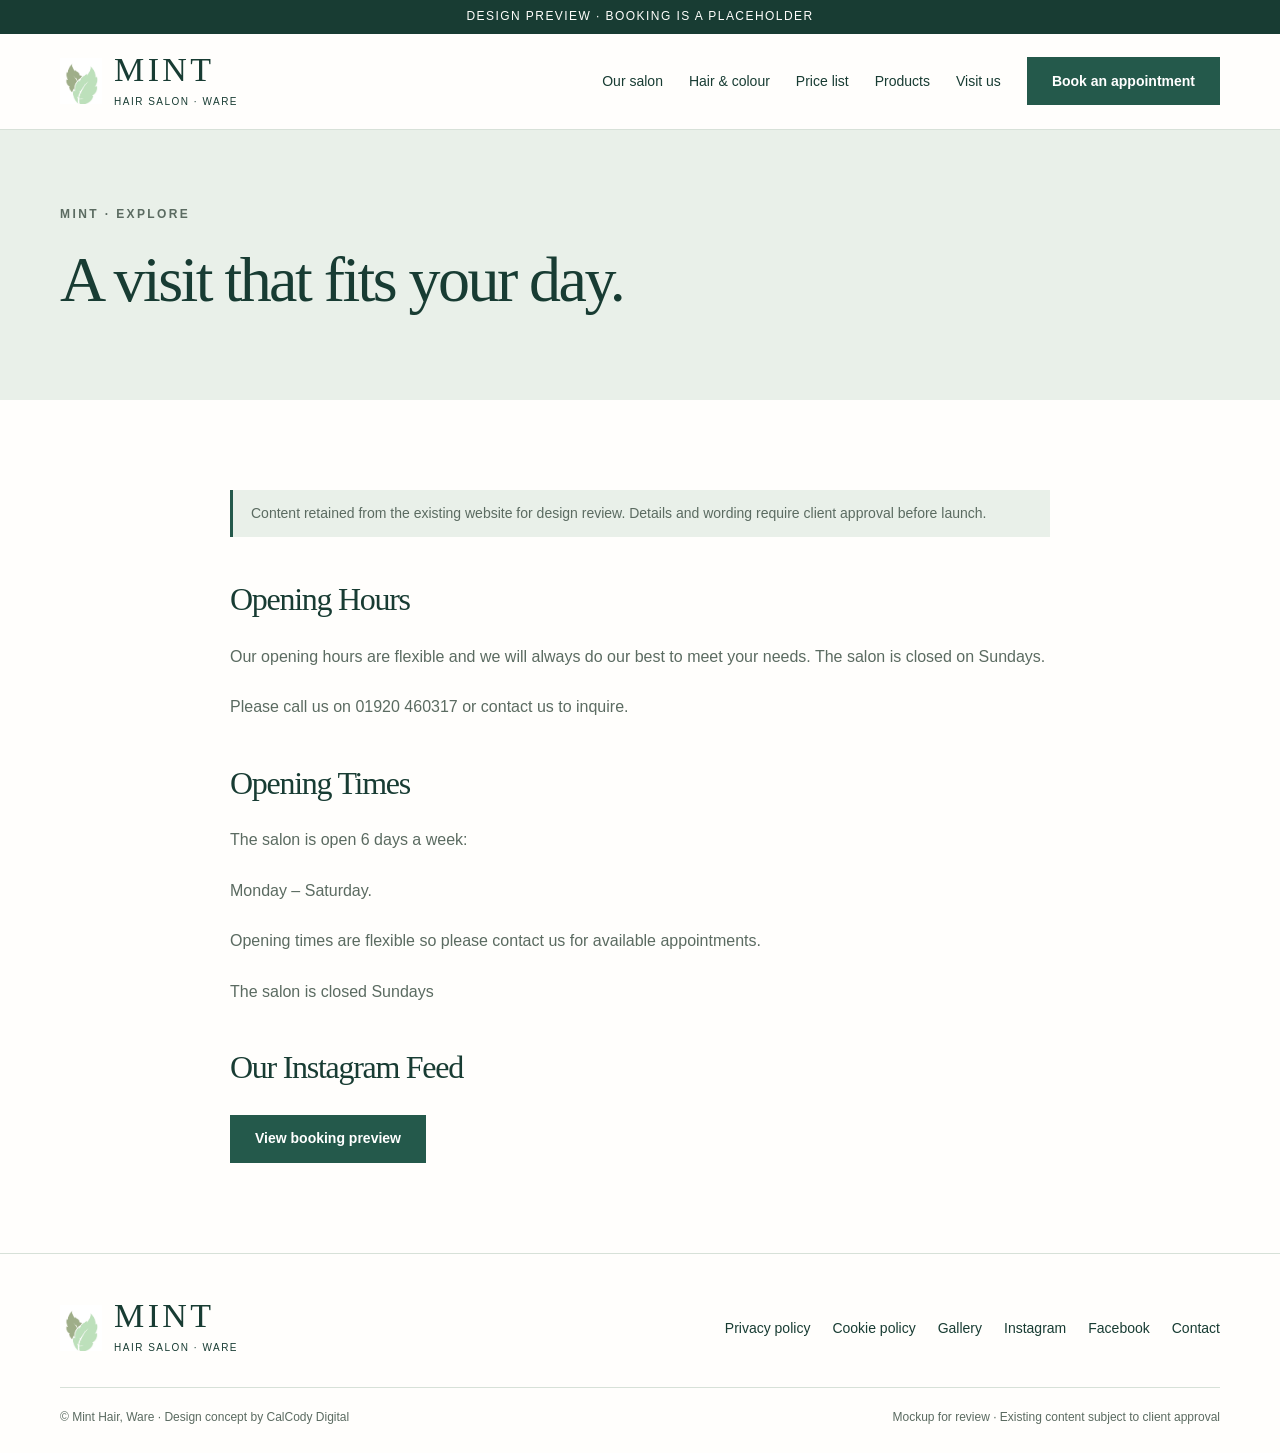
<file: opening-hours.html>
<!doctype html><html lang="en-GB"><head><meta charset="utf-8"><meta name="viewport" content="width=device-width,initial-scale=1"><meta name="robots" content="noindex,nofollow"><meta name="description" content="Make yourself at home. — Mint Hair, Ware design preview."><meta name="theme-color" content="#24594b"><title>A visit that fits your day. | Mint</title><link rel="icon" href="data:image/svg+xml,%3Csvg%20xmlns%3D%22http%3A//www.w3.org/2000/svg%22%20viewBox%3D%220%200%2064%2064%22%3E%3Crect%20width%3D%2264%22%20height%3D%2264%22%20rx%3D%228%22%20fill%3D%22%2324594b%22/%3E%3Ctext%20x%3D%2232%22%20y%3D%2243%22%20text-anchor%3D%22middle%22%20font-size%3D%2230%22%20font-family%3D%22Arial%22%20fill%3D%22white%22%3EM%3C/text%3E%3C/svg%3E"><link rel="stylesheet" href="styles.css"><script src="script.js" defer></script></head><body class="mint"><a class="skip" href="#main">Skip to content</a><div class="preview-bar">Design preview · Booking is a placeholder</div><header class="site-header"><div class="wrap header-inner"><a class="brand" href="index.html" aria-label="Mint Hair home"><img src="assets/mint-leaf.webp" alt="" width="42" height="58"><span><strong>MINT</strong><small>HAIR SALON · WARE</small></span></a><button type="button" class="menu-toggle" aria-expanded="false" aria-controls="main-nav">Menu</button><nav class="nav" id="main-nav" aria-label="Main navigation"><a href="about.html">Our salon</a><a href="services.html">Hair & colour</a><a href="price-list.html">Price list</a><a href="products.html">Products</a><a href="contact.html">Visit us</a><button class="button " type="button" data-book>Book an appointment</button></nav></div></header><main id="main"><section class="page-intro"><div class="wrap"><span class="eyebrow">Mint · Explore</span><h1>A visit that fits your day.</h1></div></section><section class="page-content"><div class="wrap"><div class="prose"><p class="note">Content retained from the existing website for design review. Details and wording require client approval before launch.</p><h2>Opening Hours</h2><p>Our opening hours are flexible and we will always do our best to meet your needs. The salon is closed on Sundays.</p><p>Please call us on 01920 460317 or contact us to inquire.</p><h2>Opening Times</h2><p>The salon is open 6 days a week:</p><p>Monday – Saturday.</p><p>Opening times are flexible so please contact us for available appointments.</p><p>The salon is closed Sundays</p><h2>Our Instagram Feed</h2><div style="margin-top:30px"><button class="button" type="button" data-book>View booking preview</button></div></div></div></section></main><footer class="site-footer"><div class="wrap"><div class="footer-top"><a class="brand" href="index.html" aria-label="Mint Hair home"><img src="assets/mint-leaf.webp" alt="" width="42" height="58"><span><strong>MINT</strong><small>HAIR SALON · WARE</small></span></a><nav class="footer-links" aria-label="Footer navigation"><a href="privacy-policy.html">Privacy policy</a><a href="cookie-consent-policy.html">Cookie policy</a><a href="gallery.html">Gallery</a><a href="https://www.instagram.com/minthairware">Instagram</a><a href="https://www.facebook.com/mintware">Facebook</a><a class="" href="contact.html">Contact</a></nav></div><div class="footer-bottom"><span>© Mint Hair, Ware · Design concept by CalCody Digital</span><span>Mockup for review · Existing content subject to client approval</span></div></div></footer><button class="button mobile-book" type="button" data-book>Book an appointment</button><dialog class="modal" id="booking-modal" aria-labelledby="modal-title"><button class="close" type="button" data-close aria-label="Close booking preview">×</button><span class="eyebrow">Booking preview</span><h2 id="modal-title">Your next visit starts here.</h2><p>This is a placeholder for the booking experience. Online booking will be connected when the website is approved.</p><p>No appointment has been made.</p><button class="button" type="button" data-close>Continue exploring</button></dialog></body></html>
</file>
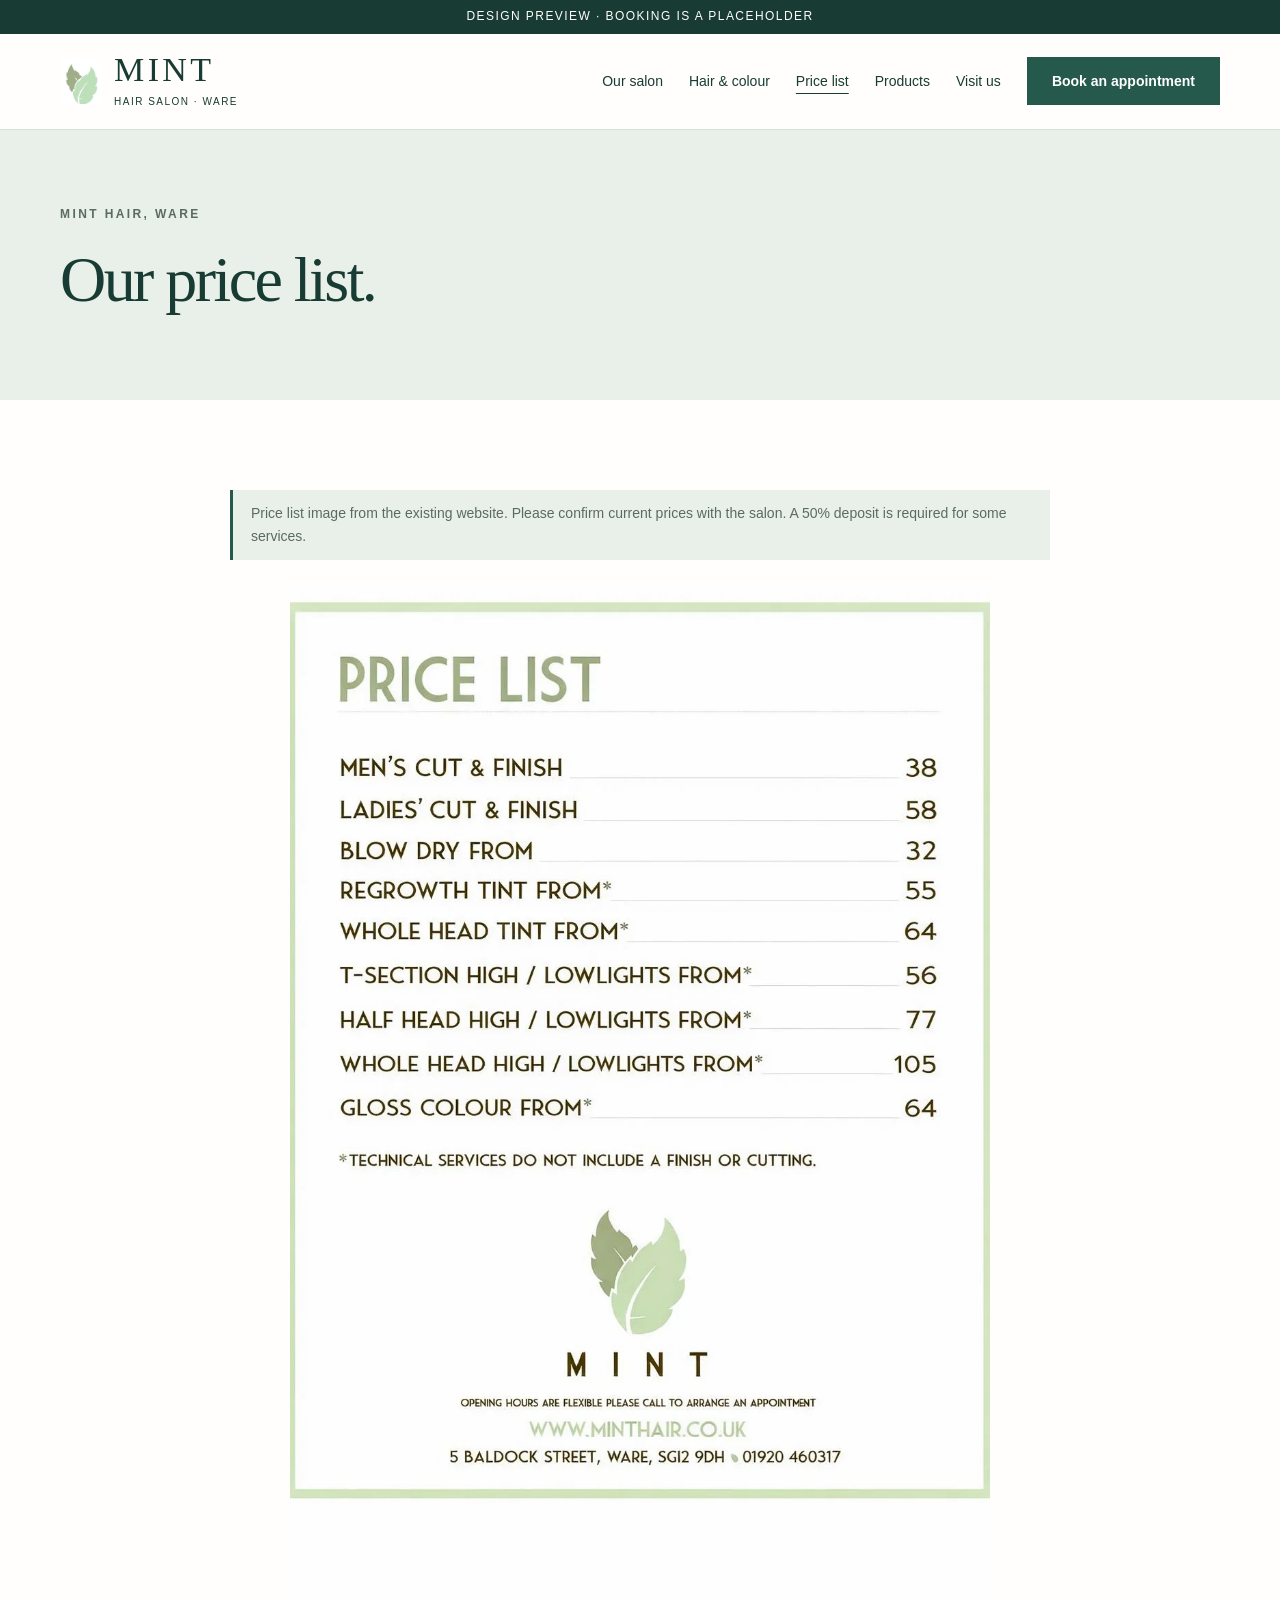
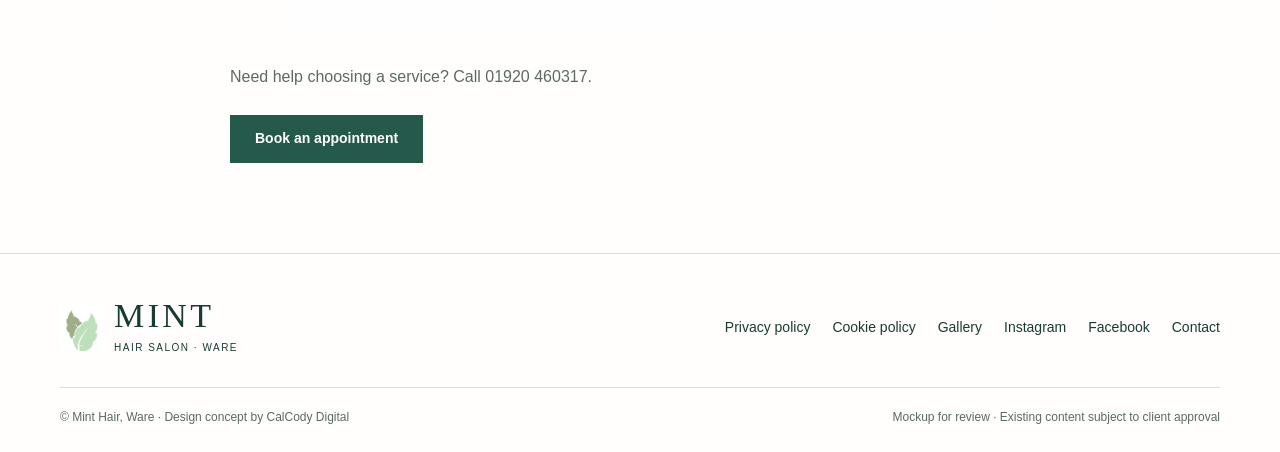
<file: price-list.html>
<!doctype html><html lang="en-GB"><head><meta charset="utf-8"><meta name="viewport" content="width=device-width,initial-scale=1"><meta name="robots" content="noindex,nofollow"><meta name="description" content="Our price list. — Mint Hair, Ware design preview."><meta name="theme-color" content="#24594b"><title>Our price list. | Mint Hair, Ware</title><link rel="icon" href="data:image/svg+xml,%3Csvg%20xmlns%3D%22http%3A//www.w3.org/2000/svg%22%20viewBox%3D%220%200%2064%2064%22%3E%3Crect%20width%3D%2264%22%20height%3D%2264%22%20rx%3D%228%22%20fill%3D%22%2324594b%22/%3E%3Ctext%20x%3D%2232%22%20y%3D%2243%22%20text-anchor%3D%22middle%22%20font-size%3D%2230%22%20font-family%3D%22Arial%22%20fill%3D%22white%22%3EM%3C/text%3E%3C/svg%3E"><link rel="stylesheet" href="styles.css"><script src="script.js" defer></script></head><body class="mint"><a class="skip" href="#main">Skip to content</a><div class="preview-bar">Design preview · Booking is a placeholder</div><header class="site-header"><div class="wrap header-inner"><a class="brand" href="index.html" aria-label="Mint Hair home"><img src="assets/mint-leaf.webp" alt="" width="42" height="58"><span><strong>MINT</strong><small>HAIR SALON · WARE</small></span></a><button type="button" class="menu-toggle" aria-expanded="false" aria-controls="main-nav">Menu</button><nav class="nav" id="main-nav" aria-label="Main navigation"><a href="about.html">Our salon</a><a href="services.html">Hair & colour</a><a href="price-list.html" aria-current="page">Price list</a><a href="products.html">Products</a><a href="contact.html">Visit us</a><button class="button " type="button" data-book>Book an appointment</button></nav></div></header><main id="main"><section class="page-intro"><div class="wrap"><span class="eyebrow">Mint Hair, Ware</span><h1>Our price list.</h1></div></section><section class="page-content"><div class="wrap"><div class="prose"><p class="note">Price list image from the existing website. Please confirm current prices with the salon. A 50% deposit is required for some services.</p><img src="assets/b2d0eb7625d3.webp" alt="Mint Hair price list, as shown on the existing website" class="price-image" loading="lazy" decoding="async"><p style="margin-top:30px">Need help choosing a service? Call <a href="tel:01920460317">01920 460317</a>.</p><button class="button " type="button" data-book>Book an appointment</button></div></div></section></main><footer class="site-footer"><div class="wrap"><div class="footer-top"><a class="brand" href="index.html" aria-label="Mint Hair home"><img src="assets/mint-leaf.webp" alt="" width="42" height="58"><span><strong>MINT</strong><small>HAIR SALON · WARE</small></span></a><nav class="footer-links" aria-label="Footer navigation"><a href="privacy-policy.html">Privacy policy</a><a href="cookie-consent-policy.html">Cookie policy</a><a href="gallery.html">Gallery</a><a href="https://www.instagram.com/minthairware">Instagram</a><a href="https://www.facebook.com/mintware">Facebook</a><a class="" href="contact.html">Contact</a></nav></div><div class="footer-bottom"><span>© Mint Hair, Ware · Design concept by CalCody Digital</span><span>Mockup for review · Existing content subject to client approval</span></div></div></footer><button class="button mobile-book" type="button" data-book>Book an appointment</button><dialog class="modal" id="booking-modal" aria-labelledby="modal-title"><button class="close" type="button" data-close aria-label="Close booking preview">×</button><span class="eyebrow">Booking preview</span><h2 id="modal-title">Your next visit starts here.</h2><p>This is a placeholder for the booking experience. Online booking will be connected when the website is approved.</p><p>No appointment has been made.</p><button class="button" type="button" data-close>Continue exploring</button></dialog></body></html>
</file>
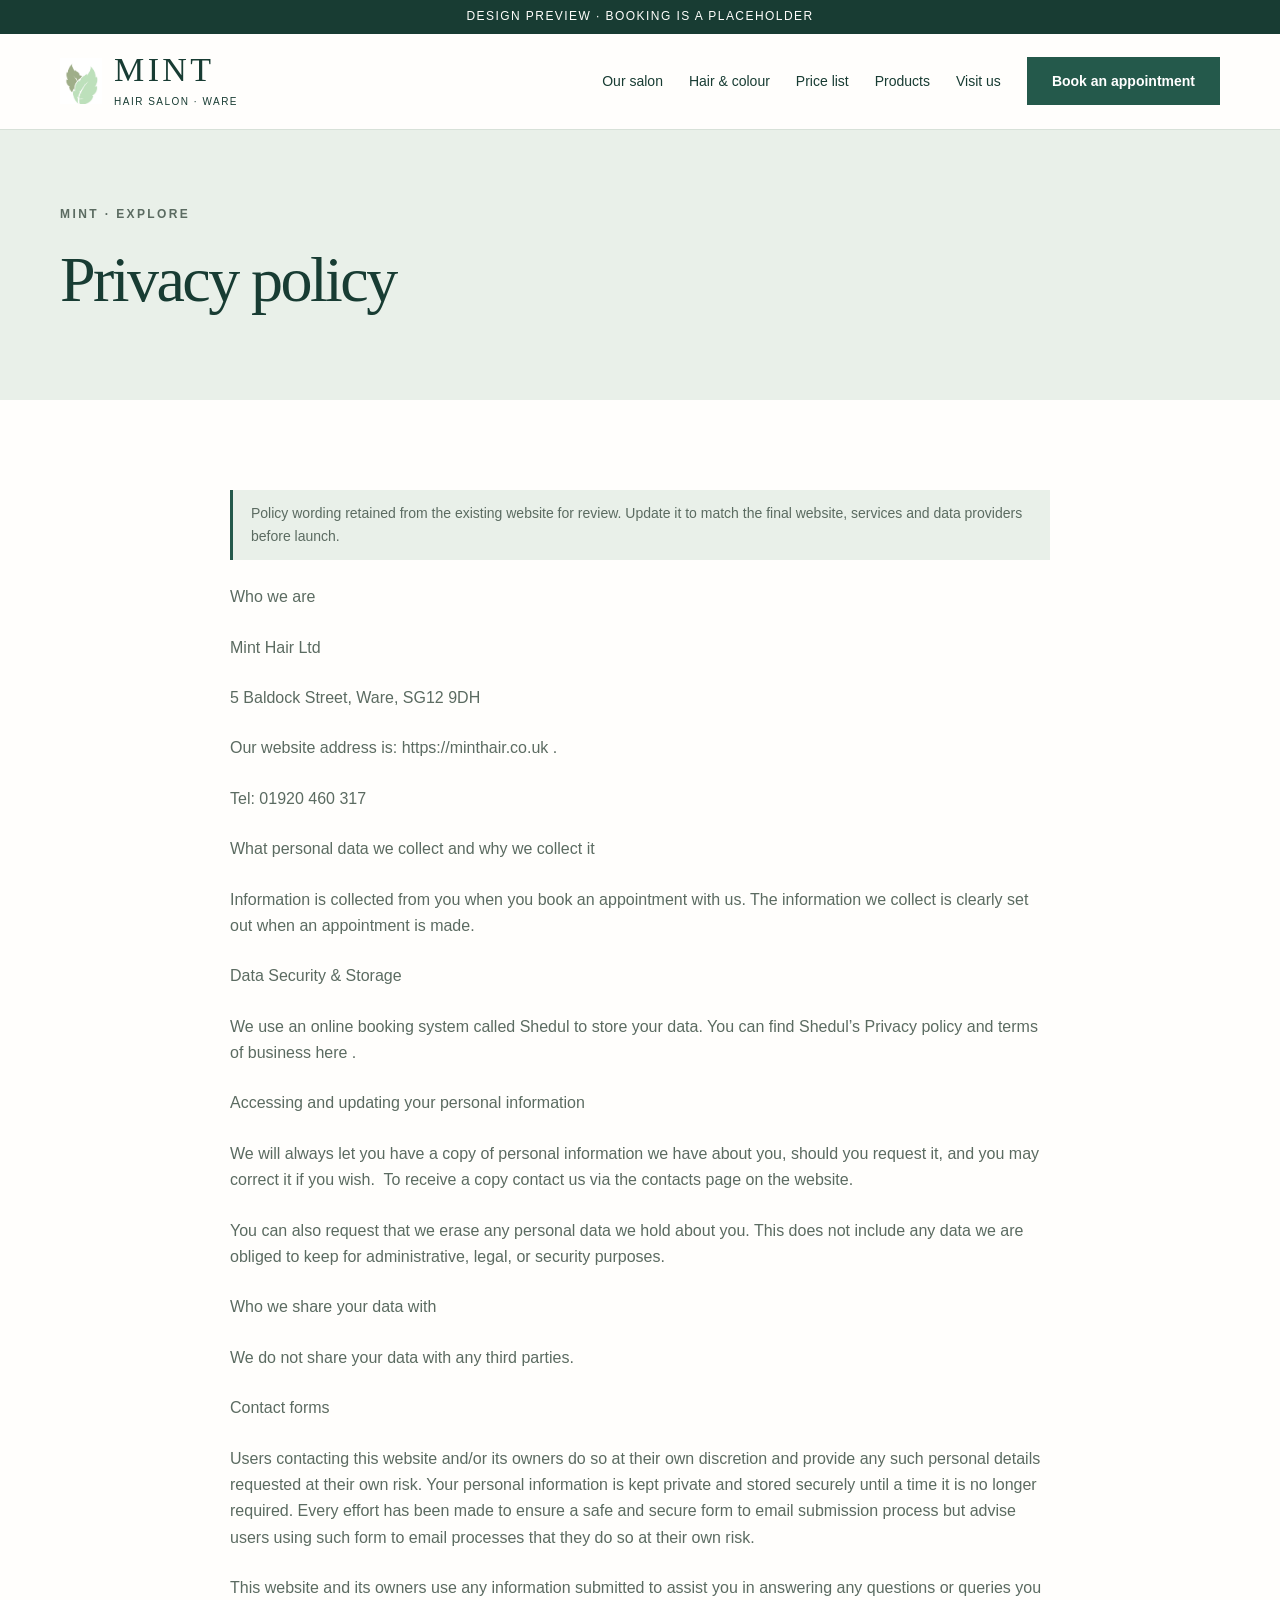
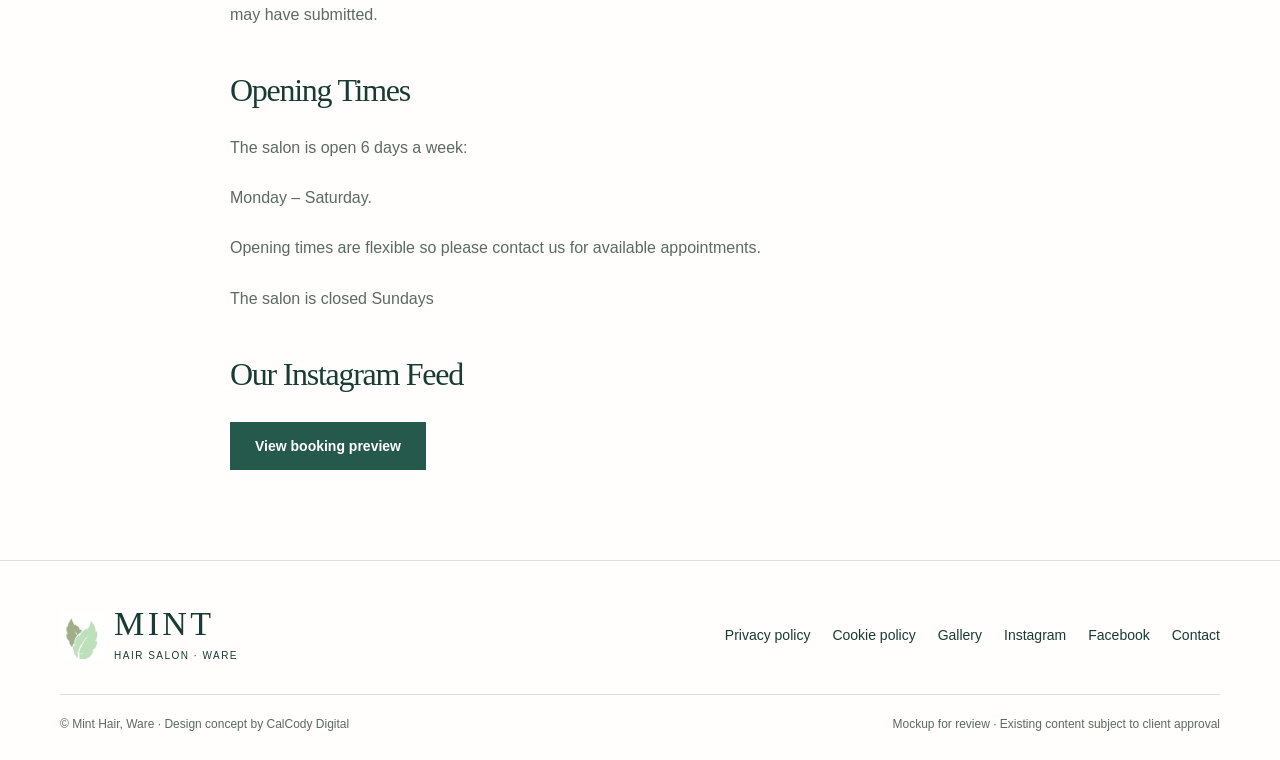
<file: privacy-policy.html>
<!doctype html><html lang="en-GB"><head><meta charset="utf-8"><meta name="viewport" content="width=device-width,initial-scale=1"><meta name="robots" content="noindex,nofollow"><meta name="description" content="Make yourself at home. — Mint Hair, Ware design preview."><meta name="theme-color" content="#24594b"><title>Privacy policy | Mint</title><link rel="icon" href="data:image/svg+xml,%3Csvg%20xmlns%3D%22http%3A//www.w3.org/2000/svg%22%20viewBox%3D%220%200%2064%2064%22%3E%3Crect%20width%3D%2264%22%20height%3D%2264%22%20rx%3D%228%22%20fill%3D%22%2324594b%22/%3E%3Ctext%20x%3D%2232%22%20y%3D%2243%22%20text-anchor%3D%22middle%22%20font-size%3D%2230%22%20font-family%3D%22Arial%22%20fill%3D%22white%22%3EM%3C/text%3E%3C/svg%3E"><link rel="stylesheet" href="styles.css"><script src="script.js" defer></script></head><body class="mint"><a class="skip" href="#main">Skip to content</a><div class="preview-bar">Design preview · Booking is a placeholder</div><header class="site-header"><div class="wrap header-inner"><a class="brand" href="index.html" aria-label="Mint Hair home"><img src="assets/mint-leaf.webp" alt="" width="42" height="58"><span><strong>MINT</strong><small>HAIR SALON · WARE</small></span></a><button type="button" class="menu-toggle" aria-expanded="false" aria-controls="main-nav">Menu</button><nav class="nav" id="main-nav" aria-label="Main navigation"><a href="about.html">Our salon</a><a href="services.html">Hair & colour</a><a href="price-list.html">Price list</a><a href="products.html">Products</a><a href="contact.html">Visit us</a><button class="button " type="button" data-book>Book an appointment</button></nav></div></header><main id="main"><section class="page-intro"><div class="wrap"><span class="eyebrow">Mint · Explore</span><h1>Privacy policy</h1></div></section><section class="page-content"><div class="wrap"><div class="prose"><p class="note">Policy wording retained from the existing website for review. Update it to match the final website, services and data providers before launch.</p><p>Who we are</p><p>Mint Hair Ltd</p><p>5 Baldock Street, Ware, SG12 9DH</p><p>Our website address is: https://minthair.co.uk .</p><p>Tel: 01920 460 317</p><p>What personal data we collect and why we collect it</p><p>Information is collected from you when you book an appointment with us. The information we collect is clearly set out when an appointment is made.</p><p>Data Security &amp; Storage</p><p>We use an online booking system called Shedul to store your data. You can find Shedul’s Privacy policy and terms of business here .</p><p>Accessing and updating your personal information</p><p>We will always let you have a copy of personal information we have about you, should you request it, and you may correct it if you wish.  To receive a copy contact us via the contacts page on the website.</p><p>You can also request that we erase any personal data we hold about you. This does not include any data we are obliged to keep for administrative, legal, or security purposes.</p><p>Who we share your data with</p><p>We do not share your data with any third parties.</p><p>Contact forms</p><p>Users contacting this website and/or its owners do so at their own discretion and provide any such personal details requested at their own risk. Your personal information is kept private and stored securely until a time it is no longer required. Every effort has been made to ensure a safe and secure form to email submission process but advise users using such form to email processes that they do so at their own risk.</p><p>This website and its owners use any information submitted to assist you in answering any questions or queries you may have submitted.</p><h2>Opening Times</h2><p>The salon is open 6 days a week:</p><p>Monday – Saturday.</p><p>Opening times are flexible so please contact us for available appointments.</p><p>The salon is closed Sundays</p><h2>Our Instagram Feed</h2><div style="margin-top:30px"><button class="button" type="button" data-book>View booking preview</button></div></div></div></section></main><footer class="site-footer"><div class="wrap"><div class="footer-top"><a class="brand" href="index.html" aria-label="Mint Hair home"><img src="assets/mint-leaf.webp" alt="" width="42" height="58"><span><strong>MINT</strong><small>HAIR SALON · WARE</small></span></a><nav class="footer-links" aria-label="Footer navigation"><a href="privacy-policy.html">Privacy policy</a><a href="cookie-consent-policy.html">Cookie policy</a><a href="gallery.html">Gallery</a><a href="https://www.instagram.com/minthairware">Instagram</a><a href="https://www.facebook.com/mintware">Facebook</a><a class="" href="contact.html">Contact</a></nav></div><div class="footer-bottom"><span>© Mint Hair, Ware · Design concept by CalCody Digital</span><span>Mockup for review · Existing content subject to client approval</span></div></div></footer><button class="button mobile-book" type="button" data-book>Book an appointment</button><dialog class="modal" id="booking-modal" aria-labelledby="modal-title"><button class="close" type="button" data-close aria-label="Close booking preview">×</button><span class="eyebrow">Booking preview</span><h2 id="modal-title">Your next visit starts here.</h2><p>This is a placeholder for the booking experience. Online booking will be connected when the website is approved.</p><p>No appointment has been made.</p><button class="button" type="button" data-close>Continue exploring</button></dialog></body></html>
</file>
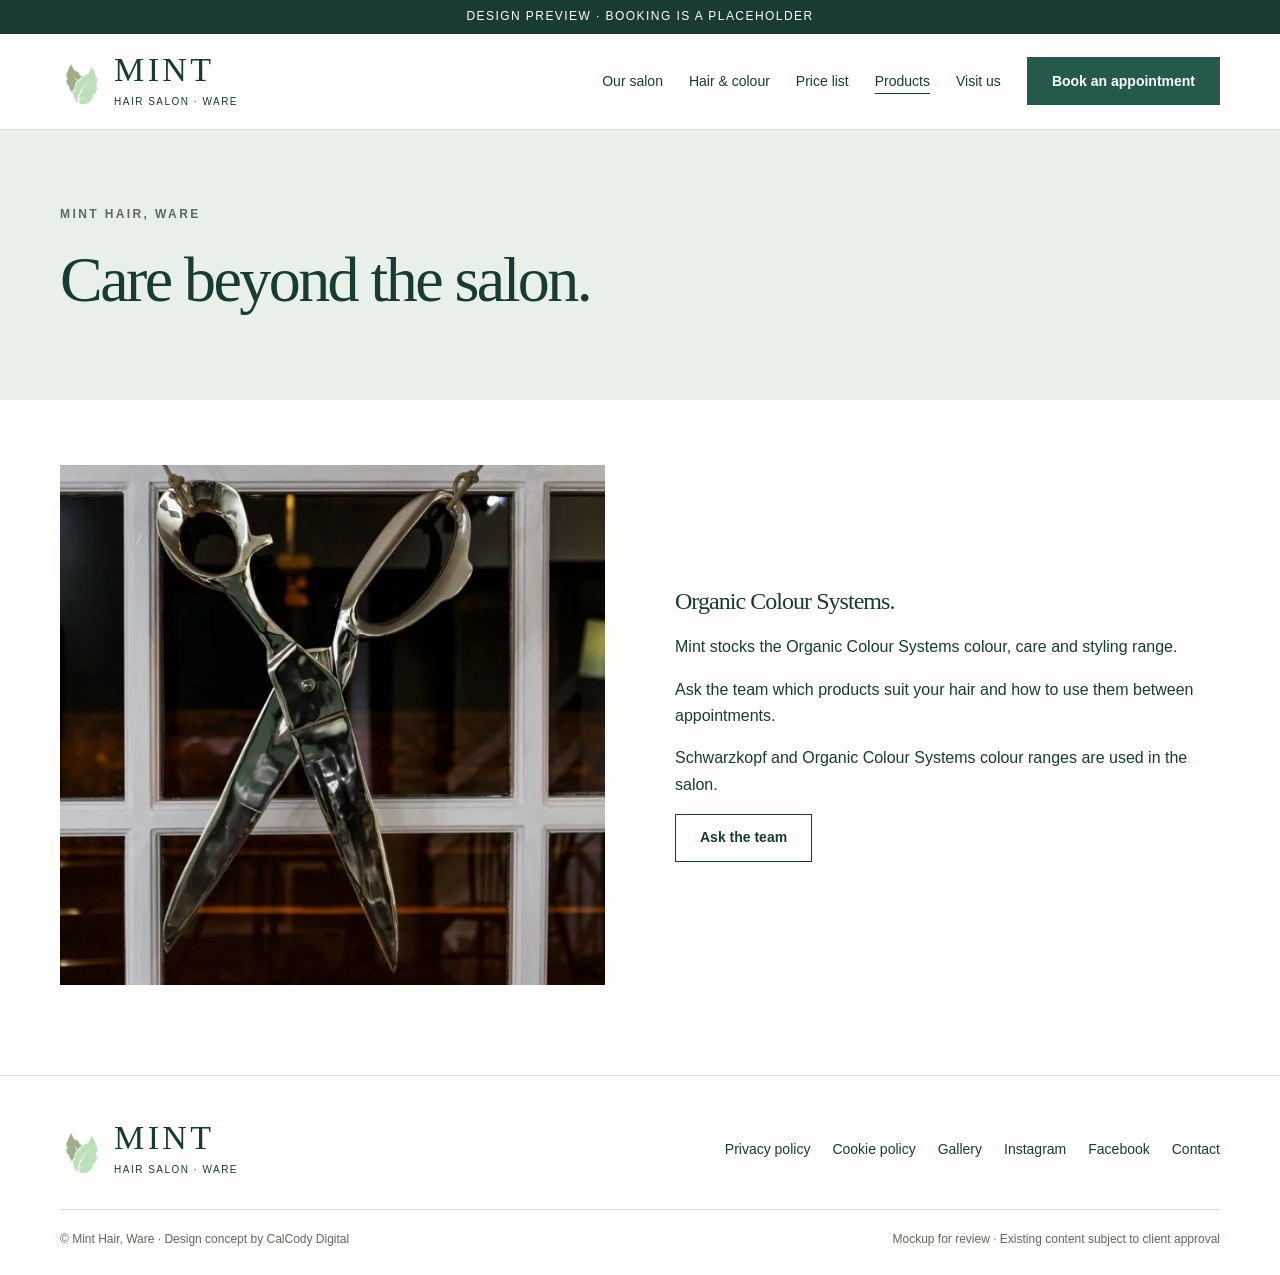
<file: products.html>
<!doctype html><html lang="en-GB"><head><meta charset="utf-8"><meta name="viewport" content="width=device-width,initial-scale=1"><meta name="robots" content="noindex,nofollow"><meta name="description" content="Care beyond the salon. — Mint Hair, Ware design preview."><meta name="theme-color" content="#24594b"><title>Care beyond the salon. | Mint Hair, Ware</title><link rel="icon" href="data:image/svg+xml,%3Csvg%20xmlns%3D%22http%3A//www.w3.org/2000/svg%22%20viewBox%3D%220%200%2064%2064%22%3E%3Crect%20width%3D%2264%22%20height%3D%2264%22%20rx%3D%228%22%20fill%3D%22%2324594b%22/%3E%3Ctext%20x%3D%2232%22%20y%3D%2243%22%20text-anchor%3D%22middle%22%20font-size%3D%2230%22%20font-family%3D%22Arial%22%20fill%3D%22white%22%3EM%3C/text%3E%3C/svg%3E"><link rel="stylesheet" href="styles.css"><script src="script.js" defer></script></head><body class="mint"><a class="skip" href="#main">Skip to content</a><div class="preview-bar">Design preview · Booking is a placeholder</div><header class="site-header"><div class="wrap header-inner"><a class="brand" href="index.html" aria-label="Mint Hair home"><img src="assets/mint-leaf.webp" alt="" width="42" height="58"><span><strong>MINT</strong><small>HAIR SALON · WARE</small></span></a><button type="button" class="menu-toggle" aria-expanded="false" aria-controls="main-nav">Menu</button><nav class="nav" id="main-nav" aria-label="Main navigation"><a href="about.html">Our salon</a><a href="services.html">Hair & colour</a><a href="price-list.html">Price list</a><a href="products.html" aria-current="page">Products</a><a href="contact.html">Visit us</a><button class="button " type="button" data-book>Book an appointment</button></nav></div></header><main id="main"><section class="page-intro"><div class="wrap"><span class="eyebrow">Mint Hair, Ware</span><h1>Care beyond the salon.</h1></div></section><section class="page-content"><div class="wrap"><div class="split"><img src="assets/97973ab5f4df.webp" alt="Hairdressing tools at Mint salon" class="photo" loading="lazy" decoding="async"><div><h2>Organic Colour Systems.</h2><p>Mint stocks the Organic Colour Systems colour, care and styling range.</p><p>Ask the team which products suit your hair and how to use them between appointments.</p><p>Schwarzkopf and Organic Colour Systems colour ranges are used in the salon.</p><a class="button outline" href="contact.html">Ask the team</a></div></div></div></section></main><footer class="site-footer"><div class="wrap"><div class="footer-top"><a class="brand" href="index.html" aria-label="Mint Hair home"><img src="assets/mint-leaf.webp" alt="" width="42" height="58"><span><strong>MINT</strong><small>HAIR SALON · WARE</small></span></a><nav class="footer-links" aria-label="Footer navigation"><a href="privacy-policy.html">Privacy policy</a><a href="cookie-consent-policy.html">Cookie policy</a><a href="gallery.html">Gallery</a><a href="https://www.instagram.com/minthairware">Instagram</a><a href="https://www.facebook.com/mintware">Facebook</a><a class="" href="contact.html">Contact</a></nav></div><div class="footer-bottom"><span>© Mint Hair, Ware · Design concept by CalCody Digital</span><span>Mockup for review · Existing content subject to client approval</span></div></div></footer><button class="button mobile-book" type="button" data-book>Book an appointment</button><dialog class="modal" id="booking-modal" aria-labelledby="modal-title"><button class="close" type="button" data-close aria-label="Close booking preview">×</button><span class="eyebrow">Booking preview</span><h2 id="modal-title">Your next visit starts here.</h2><p>This is a placeholder for the booking experience. Online booking will be connected when the website is approved.</p><p>No appointment has been made.</p><button class="button" type="button" data-close>Continue exploring</button></dialog></body></html>
</file>
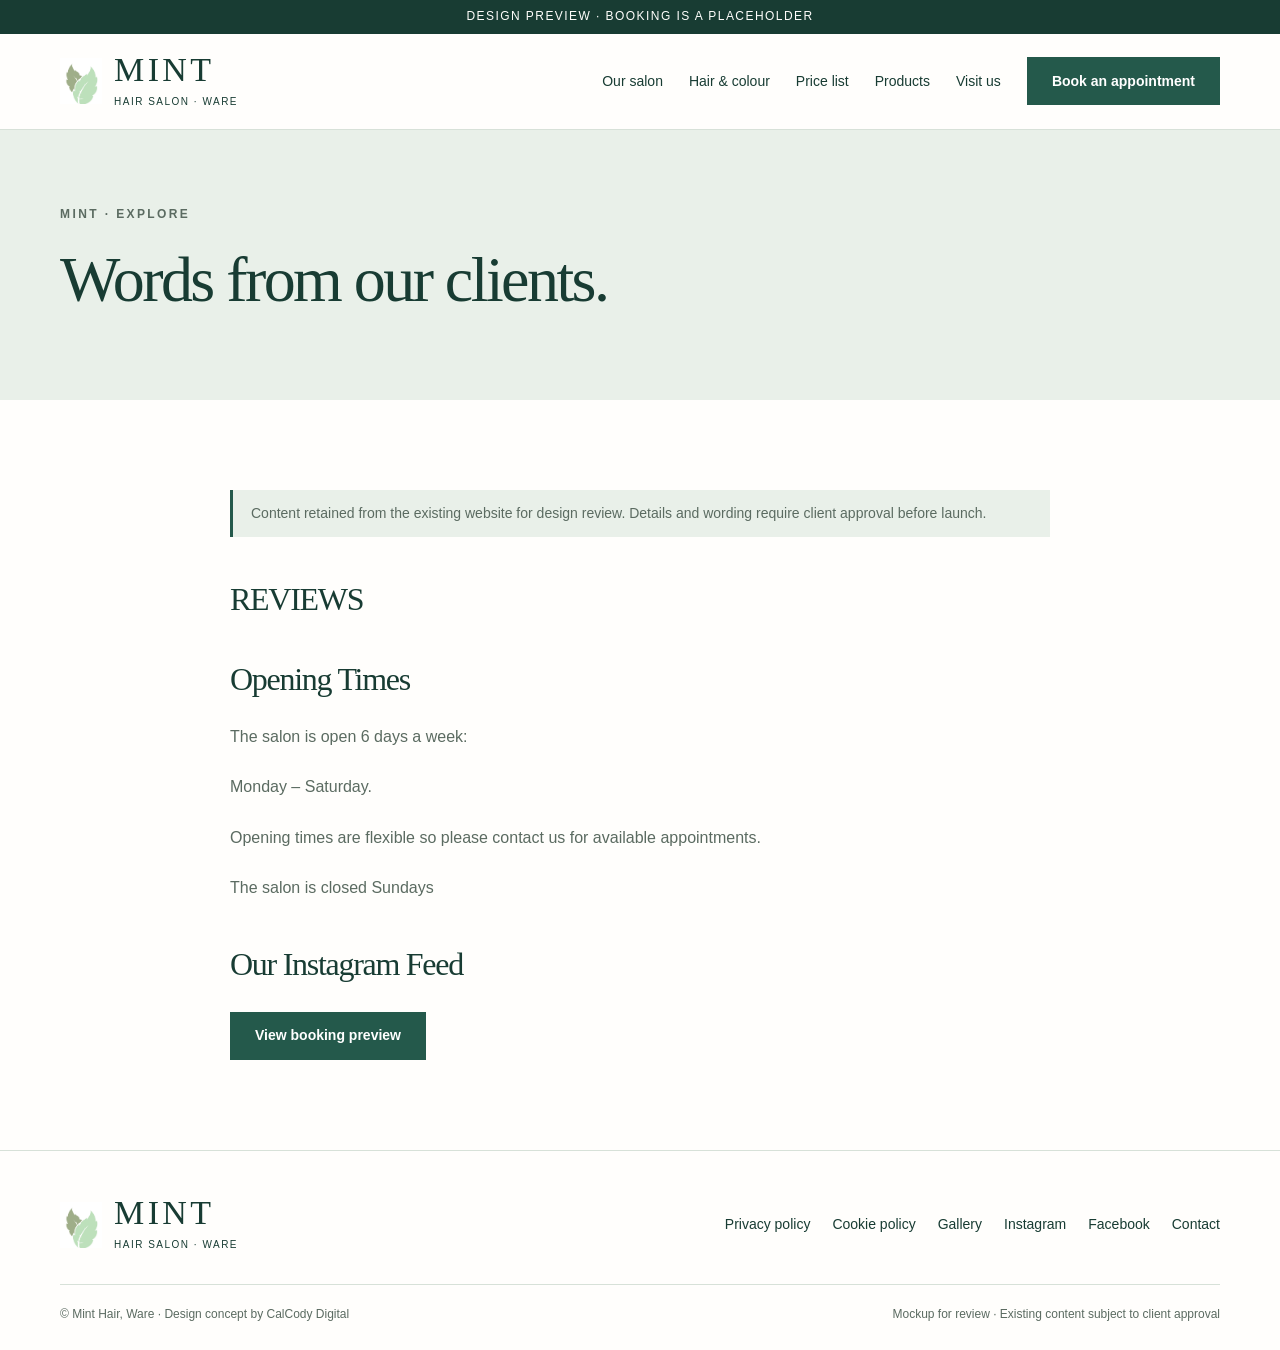
<file: reviews.html>
<!doctype html><html lang="en-GB"><head><meta charset="utf-8"><meta name="viewport" content="width=device-width,initial-scale=1"><meta name="robots" content="noindex,nofollow"><meta name="description" content="Make yourself at home. — Mint Hair, Ware design preview."><meta name="theme-color" content="#24594b"><title>Words from our clients. | Mint</title><link rel="icon" href="data:image/svg+xml,%3Csvg%20xmlns%3D%22http%3A//www.w3.org/2000/svg%22%20viewBox%3D%220%200%2064%2064%22%3E%3Crect%20width%3D%2264%22%20height%3D%2264%22%20rx%3D%228%22%20fill%3D%22%2324594b%22/%3E%3Ctext%20x%3D%2232%22%20y%3D%2243%22%20text-anchor%3D%22middle%22%20font-size%3D%2230%22%20font-family%3D%22Arial%22%20fill%3D%22white%22%3EM%3C/text%3E%3C/svg%3E"><link rel="stylesheet" href="styles.css"><script src="script.js" defer></script></head><body class="mint"><a class="skip" href="#main">Skip to content</a><div class="preview-bar">Design preview · Booking is a placeholder</div><header class="site-header"><div class="wrap header-inner"><a class="brand" href="index.html" aria-label="Mint Hair home"><img src="assets/mint-leaf.webp" alt="" width="42" height="58"><span><strong>MINT</strong><small>HAIR SALON · WARE</small></span></a><button type="button" class="menu-toggle" aria-expanded="false" aria-controls="main-nav">Menu</button><nav class="nav" id="main-nav" aria-label="Main navigation"><a href="about.html">Our salon</a><a href="services.html">Hair & colour</a><a href="price-list.html">Price list</a><a href="products.html">Products</a><a href="contact.html">Visit us</a><button class="button " type="button" data-book>Book an appointment</button></nav></div></header><main id="main"><section class="page-intro"><div class="wrap"><span class="eyebrow">Mint · Explore</span><h1>Words from our clients.</h1></div></section><section class="page-content"><div class="wrap"><div class="prose"><p class="note">Content retained from the existing website for design review. Details and wording require client approval before launch.</p><h2>REVIEWS</h2><h2>Opening Times</h2><p>The salon is open 6 days a week:</p><p>Monday – Saturday.</p><p>Opening times are flexible so please contact us for available appointments.</p><p>The salon is closed Sundays</p><h2>Our Instagram Feed</h2><div style="margin-top:30px"><button class="button" type="button" data-book>View booking preview</button></div></div></div></section></main><footer class="site-footer"><div class="wrap"><div class="footer-top"><a class="brand" href="index.html" aria-label="Mint Hair home"><img src="assets/mint-leaf.webp" alt="" width="42" height="58"><span><strong>MINT</strong><small>HAIR SALON · WARE</small></span></a><nav class="footer-links" aria-label="Footer navigation"><a href="privacy-policy.html">Privacy policy</a><a href="cookie-consent-policy.html">Cookie policy</a><a href="gallery.html">Gallery</a><a href="https://www.instagram.com/minthairware">Instagram</a><a href="https://www.facebook.com/mintware">Facebook</a><a class="" href="contact.html">Contact</a></nav></div><div class="footer-bottom"><span>© Mint Hair, Ware · Design concept by CalCody Digital</span><span>Mockup for review · Existing content subject to client approval</span></div></div></footer><button class="button mobile-book" type="button" data-book>Book an appointment</button><dialog class="modal" id="booking-modal" aria-labelledby="modal-title"><button class="close" type="button" data-close aria-label="Close booking preview">×</button><span class="eyebrow">Booking preview</span><h2 id="modal-title">Your next visit starts here.</h2><p>This is a placeholder for the booking experience. Online booking will be connected when the website is approved.</p><p>No appointment has been made.</p><button class="button" type="button" data-close>Continue exploring</button></dialog></body></html>
</file>
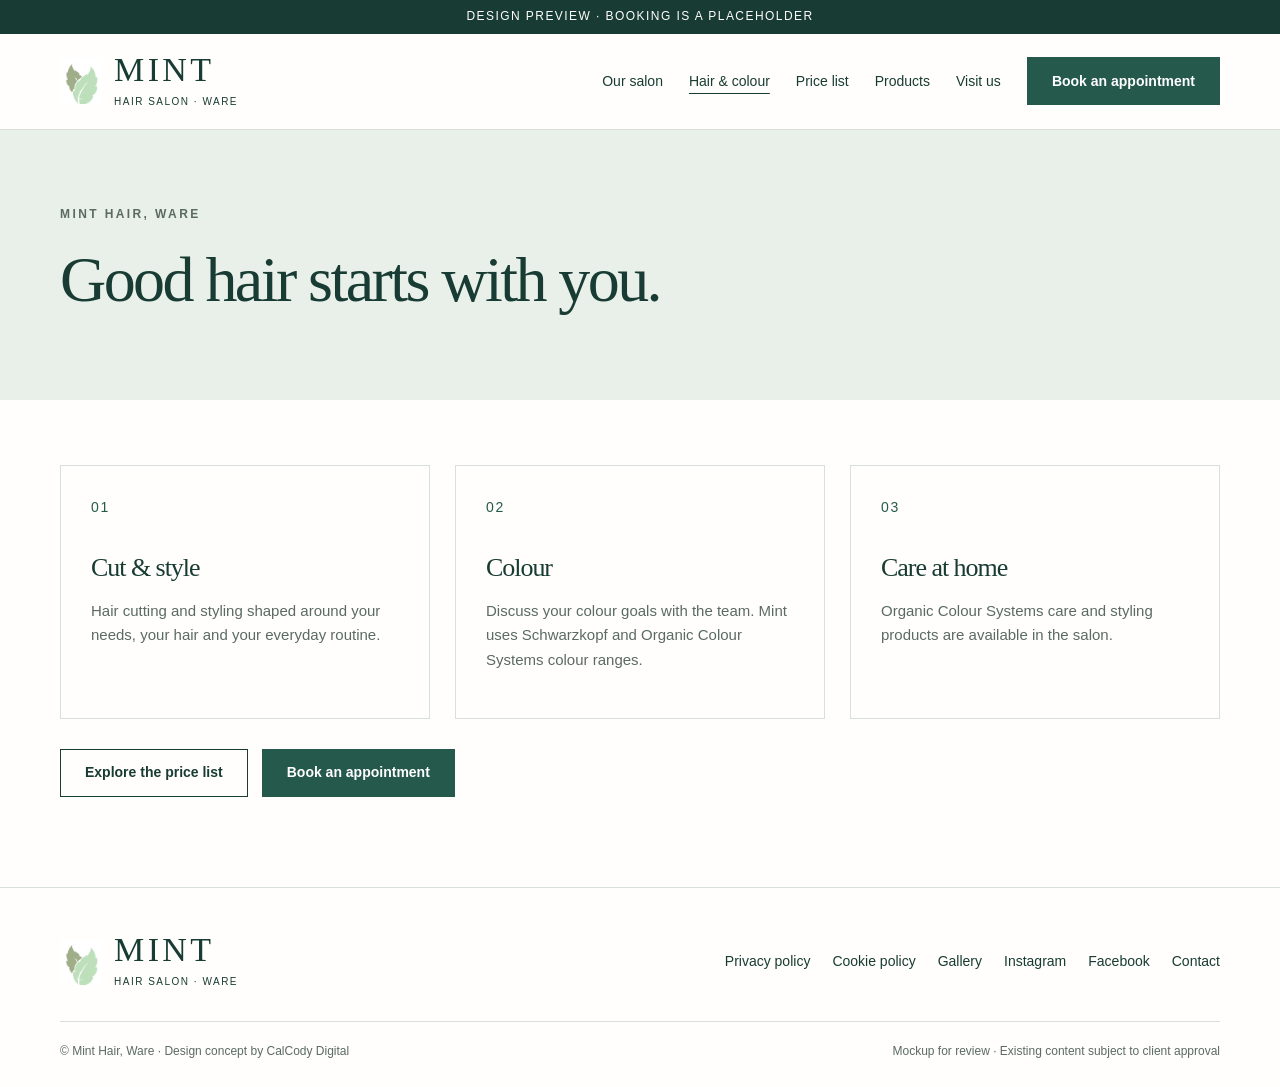
<file: services.html>
<!doctype html><html lang="en-GB"><head><meta charset="utf-8"><meta name="viewport" content="width=device-width,initial-scale=1"><meta name="robots" content="noindex,nofollow"><meta name="description" content="Good hair starts with you. — Mint Hair, Ware design preview."><meta name="theme-color" content="#24594b"><title>Good hair starts with you. | Mint Hair, Ware</title><link rel="icon" href="data:image/svg+xml,%3Csvg%20xmlns%3D%22http%3A//www.w3.org/2000/svg%22%20viewBox%3D%220%200%2064%2064%22%3E%3Crect%20width%3D%2264%22%20height%3D%2264%22%20rx%3D%228%22%20fill%3D%22%2324594b%22/%3E%3Ctext%20x%3D%2232%22%20y%3D%2243%22%20text-anchor%3D%22middle%22%20font-size%3D%2230%22%20font-family%3D%22Arial%22%20fill%3D%22white%22%3EM%3C/text%3E%3C/svg%3E"><link rel="stylesheet" href="styles.css"><script src="script.js" defer></script></head><body class="mint"><a class="skip" href="#main">Skip to content</a><div class="preview-bar">Design preview · Booking is a placeholder</div><header class="site-header"><div class="wrap header-inner"><a class="brand" href="index.html" aria-label="Mint Hair home"><img src="assets/mint-leaf.webp" alt="" width="42" height="58"><span><strong>MINT</strong><small>HAIR SALON · WARE</small></span></a><button type="button" class="menu-toggle" aria-expanded="false" aria-controls="main-nav">Menu</button><nav class="nav" id="main-nav" aria-label="Main navigation"><a href="about.html">Our salon</a><a href="services.html" aria-current="page">Hair & colour</a><a href="price-list.html">Price list</a><a href="products.html">Products</a><a href="contact.html">Visit us</a><button class="button " type="button" data-book>Book an appointment</button></nav></div></header><main id="main"><section class="page-intro"><div class="wrap"><span class="eyebrow">Mint Hair, Ware</span><h1>Good hair starts with you.</h1></div></section><section class="page-content"><div class="wrap"><div class="grid"><article class="card" id="cut"><span class="number">01</span><h3>Cut & style</h3><p>Hair cutting and styling shaped around your needs, your hair and your everyday routine.</p></article><article class="card" id="colour"><span class="number">02</span><h3>Colour</h3><p>Discuss your colour goals with the team. Mint uses Schwarzkopf and Organic Colour Systems colour ranges.</p></article><article class="card"><span class="number">03</span><h3>Care at home</h3><p>Organic Colour Systems care and styling products are available in the salon.</p></article></div><div class="actions" style="margin-top:30px"><a class="button outline" href="price-list.html">Explore the price list</a><button class="button " type="button" data-book>Book an appointment</button></div></div></section></main><footer class="site-footer"><div class="wrap"><div class="footer-top"><a class="brand" href="index.html" aria-label="Mint Hair home"><img src="assets/mint-leaf.webp" alt="" width="42" height="58"><span><strong>MINT</strong><small>HAIR SALON · WARE</small></span></a><nav class="footer-links" aria-label="Footer navigation"><a href="privacy-policy.html">Privacy policy</a><a href="cookie-consent-policy.html">Cookie policy</a><a href="gallery.html">Gallery</a><a href="https://www.instagram.com/minthairware">Instagram</a><a href="https://www.facebook.com/mintware">Facebook</a><a class="" href="contact.html">Contact</a></nav></div><div class="footer-bottom"><span>© Mint Hair, Ware · Design concept by CalCody Digital</span><span>Mockup for review · Existing content subject to client approval</span></div></div></footer><button class="button mobile-book" type="button" data-book>Book an appointment</button><dialog class="modal" id="booking-modal" aria-labelledby="modal-title"><button class="close" type="button" data-close aria-label="Close booking preview">×</button><span class="eyebrow">Booking preview</span><h2 id="modal-title">Your next visit starts here.</h2><p>This is a placeholder for the booking experience. Online booking will be connected when the website is approved.</p><p>No appointment has been made.</p><button class="button" type="button" data-close>Continue exploring</button></dialog></body></html>
</file>
<file: styles.css>
*{box-sizing:border-box}html{scroll-behavior:smooth;scroll-padding-top:110px}body{margin:0;color:var(--ink);background:var(--paper);font-family:Arial,Helvetica,sans-serif;line-height:1.65;font-size:16px}h1,h2,h3,p{margin-top:0}h1,h2,h3{line-height:1.1}a{color:inherit;text-decoration:none}a,button,input,textarea{touch-action:manipulation}button,input,textarea{font:inherit}button{cursor:pointer}img{display:block;max-width:100%;object-fit:cover}a:focus-visible,button:focus-visible,input:focus-visible,textarea:focus-visible{outline:3px solid var(--accent);outline-offset:5px}.skip{position:absolute;left:1rem;top:-100px;z-index:100}.skip:focus{top:50px;background:var(--paper);padding:12px}.preview-bar{background:var(--ink);color:var(--paper);padding:7px 20px;text-align:center;font-size:12px;letter-spacing:.12em;text-transform:uppercase}.wrap{max-width:1240px;margin:auto;padding:0 40px}.site-header{position:sticky;top:0;z-index:20;background:var(--paper);border-bottom:1px solid var(--line)}.header-inner{display:flex;align-items:center;justify-content:space-between;gap:28px;min-height:95px}.brand{display:flex;gap:12px;align-items:center;flex-shrink:0}.brand img{width:160px;height:62px;object-fit:contain}.brand strong{line-height:1;display:block}.brand small{display:block;letter-spacing:.2em;font-size:12px;margin-top:7px}.nav{display:flex;align-items:center;gap:26px;font-size:14px}.nav a:hover{color:var(--accent)}.nav a[aria-current=page]{text-decoration:underline;text-underline-offset:7px}.button{display:inline-flex;align-items:center;justify-content:center;min-height:48px;padding:13px 24px;border:1px solid var(--accent);background:var(--accent);color:var(--button-ink);font-size:14px;font-weight:600;line-height:1.4;transition:background .2s,transform .2s}.button:hover{filter:brightness(.93);transform:translateY(-2px)}.button.outline{background:transparent;border-color:var(--ink);color:var(--ink)}.button.light{background:white;border-color:white;color:#202022}.actions{display:flex;gap:14px;flex-wrap:wrap;align-items:center}.menu-toggle{display:none;background:none;border:1px solid var(--line);padding:10px 14px}.eyebrow{font-size:12px;letter-spacing:.2em;text-transform:uppercase;font-weight:600;display:block;margin-bottom:20px;color:var(--muted)}.section{padding:95px 0}.section h2{font-size:48px;max-width:700px;margin-bottom:25px}.section-head{display:flex;align-items:end;justify-content:space-between;gap:40px;margin-bottom:45px}.section-head p{max-width:380px;color:var(--muted);margin:0}.section-head h2{margin:0}.lede{font-size:18px;max-width:520px;color:var(--muted);margin-bottom:30px}.grid{display:grid;grid-template-columns:repeat(3,1fr);gap:25px}.card{display:block;border:1px solid var(--line);padding:30px;background:var(--paper);transition:transform .2s,border-color .2s}.card:hover{transform:translateY(-4px);border-color:var(--accent)}.card .number{display:block;color:var(--accent);font-size:14px;letter-spacing:.12em;margin-bottom:35px}.card h3{font-size:26px;margin-bottom:16px}.card p{color:var(--muted);font-size:15px}.card .text-link{display:inline-block;margin-top:10px;border-bottom:1px solid var(--accent);font-size:14px}.split{display:grid;grid-template-columns:1fr 1fr;gap:70px;align-items:center}.split .photo{width:100%;height:520px}.band{padding:30px 0;background:var(--soft)}.band-inner{display:flex;justify-content:space-between;gap:30px;align-items:center;font-size:14px}.band strong{display:block}.band span{color:var(--muted)}.dark{background:var(--ink);color:var(--paper)}.dark .eyebrow,.dark .lede,.dark p{color:var(--dark-muted)}.dark .button.outline{color:var(--paper);border-color:var(--paper)}.contact-block{display:grid;grid-template-columns:1.1fr 1fr;gap:100px}.contact-details{border-top:1px solid var(--line)}.contact-details div{padding:18px 0;border-bottom:1px solid var(--line)}.contact-details small{display:block;color:var(--muted);letter-spacing:.1em;text-transform:uppercase;font-size:12px}.contact-details a{text-decoration:underline;text-underline-offset:4px}.site-footer{border-top:1px solid var(--line);padding:45px 0 25px}.footer-top{display:flex;justify-content:space-between;gap:30px;align-items:center;margin-bottom:30px}.footer-links{display:flex;gap:22px;flex-wrap:wrap;font-size:14px}.footer-bottom{border-top:1px solid var(--line);padding-top:20px;color:var(--muted);font-size:12px;display:flex;justify-content:space-between;gap:20px}.footer-bottom a{text-decoration:underline}.page-intro{padding:75px 0 65px;background:var(--soft)}.page-intro h1{font-size:64px;margin-bottom:20px;max-width:960px}.page-content{padding:65px 0 90px}.prose{max-width:820px;margin:auto}.prose h2{font-size:32px;margin-top:45px}.prose h3{font-size:24px;margin-top:35px}.prose p{color:var(--muted);margin-bottom:24px}.prose img{margin:30px 0;max-height:600px;width:auto}.faq{border-top:1px solid var(--line);margin-top:30px}.faq details{padding:20px 0;border-bottom:1px solid var(--line)}.faq summary{cursor:pointer;font-size:18px;font-weight:600}.faq details p{margin:15px 0 0;max-width:780px;color:var(--muted)}.form{display:grid;gap:20px;max-width:600px}.form label{display:grid;gap:7px;font-size:14px}.form input,.form textarea{width:100%;padding:13px;border:1px solid var(--line);background:var(--paper);color:var(--ink);border-radius:0}.form textarea{min-height:150px}.form .button{justify-self:start}.note{font-size:14px;color:var(--muted);border-left:3px solid var(--accent);padding:12px 18px;background:var(--soft);margin:25px 0}.modal{border:0;padding:40px;max-width:480px;width:calc(100% - 40px);background:var(--paper);color:var(--ink)}.modal::backdrop{background:#0009}.modal h2{font-size:32px}.modal .close{float:right;background:none;border:0;padding:0 0 10px 15px;font-size:25px}.modal p{color:var(--muted)}.team{display:grid;grid-template-columns:repeat(4,1fr);gap:24px}.team img{height:310px;width:100%;margin-bottom:20px}.team h3{font-size:24px;margin-bottom:8px}.team p{font-size:14px;color:var(--muted)}.schedule{display:grid;grid-template-columns:repeat(2,1fr);gap:20px}.schedule article{background:var(--soft);padding:28px;border-left:3px solid var(--accent)}.schedule h3{font-size:23px}.schedule p{margin-bottom:10px}.schedule time{font-weight:600}.price-image{max-width:700px!important;width:100%!important;margin:auto!important;max-height:none!important}.gallery{display:grid;grid-template-columns:repeat(3,1fr);gap:20px}.gallery img{width:100%;height:280px}.mobile-book{display:none}
@media(max-width:1000px){.wrap{padding:0 28px}.nav{gap:15px}.nav .button{padding:12px 15px}.split{gap:40px}.contact-block{gap:45px}.section h2{font-size:40px}.team{grid-template-columns:repeat(2,1fr)}}
@media(max-width:760px){html{scroll-padding-top:85px}.wrap{padding:0 22px}.header-inner{min-height:78px}.brand img{width:125px;height:52px}.menu-toggle{display:block}.nav{display:none;position:absolute;top:78px;left:0;right:0;background:var(--paper);padding:20px 22px;border-bottom:1px solid var(--line);flex-direction:column;align-items:stretch;gap:0}.nav.open{display:flex}.nav a{padding:13px 0}.nav .button{margin-top:12px}.section{padding:60px 0}.section h2{font-size:36px}.section-head{display:block;margin-bottom:30px}.section-head p{margin-top:20px}.grid{grid-template-columns:1fr;gap:18px}.split{grid-template-columns:1fr;gap:32px}.split .photo{height:350px}.band-inner{display:grid;grid-template-columns:1fr;gap:14px}.band-inner div{padding-bottom:12px;border-bottom:1px solid var(--line)}.band-inner div:last-child{border:0;padding:0}.contact-block{grid-template-columns:1fr;gap:25px}.page-intro{padding:50px 0}.page-intro h1{font-size:42px}.page-content{padding:45px 0 65px}.team{gap:16px}.team img{height:230px}.team h3{font-size:22px}.footer-top,.footer-bottom{flex-direction:column;align-items:start}.footer-links{gap:15px 20px}.schedule{grid-template-columns:1fr}.gallery{grid-template-columns:1fr}.gallery img{height:330px}.actions{gap:12px}.modal{padding:28px}.mobile-book{display:block;position:fixed;bottom:15px;right:18px;z-index:15;box-shadow:0 5px 20px #0002}.preview-bar{letter-spacing:.06em;font-size:12px}.site-footer{padding-bottom:80px}}
@media(prefers-reduced-motion:reduce){html{scroll-behavior:auto}*,*:before,*:after{transition:none!important;animation:none!important}}

:root{--ink:#183c33;--paper:#fffefc;--soft:#e9f0e9;--accent:#24594b;--button-ink:#fff;--muted:#5b6b61;--dark-muted:#c3d6ce;--line:#d7e1d8}h1,h2,.card h3{font-family:Georgia,'Times New Roman',serif;font-weight:400;letter-spacing:-.04em}.brand img{width:42px;height:58px;object-fit:contain}.brand strong{font-family:Georgia,serif;font-size:34px;font-weight:400;letter-spacing:.1em}.brand small{font-size:10px;letter-spacing:.15em}.mint-hero{background:var(--soft);padding:45px 0 70px}.mint-title-row{display:flex;align-items:center;justify-content:space-between;gap:40px;padding-bottom:35px;border-bottom:1px solid #bdcdbf;margin-bottom:40px}.mint-title-row .big-mark{font-family:Georgia,serif;font-size:138px;line-height:.9;letter-spacing:.08em}.mint-title-row p{max-width:260px;color:var(--muted);font-size:14px;margin-bottom:0}.mint-composition{display:grid;grid-template-columns:1.08fr .92fr;gap:65px;align-items:center}.mint-image{position:relative}.mint-image>img{width:100%;height:470px}.mint-image .caption{display:flex;justify-content:space-between;font-size:12px;letter-spacing:.08em;padding-top:12px;text-transform:uppercase}.mint-copy h1{font-size:62px;line-height:1.08}.mint-copy h1 em{font-weight:400}.mint-copy p{font-size:18px;color:var(--muted);max-width:420px}.mint-copy .eyebrow{margin-bottom:25px}.mint-copy .actions{margin-top:30px}.mint-services{padding:90px 0}.mint-services .card{border:0;border-top:1px solid var(--line);padding:28px 0}.mint-services .card .number{color:var(--muted);margin-bottom:25px}.mint-services .card h3{font-size:34px}.mint-about{background:var(--soft)}.mint-about .photo{height:500px}.mint-about h2{font-size:52px}.mint-photo-strip{display:grid;grid-template-columns:1.4fr 1fr;gap:22px;margin-top:50px}.mint-photo-strip img{height:330px;width:100%}.mint-visit{border-top:1px solid var(--line)}.mint-visit .contact-details{border-color:#bacbbb}.mint-visit .contact-details div{border-color:#bacbbb}.mint-quote{text-align:center;padding:75px 22px;background:var(--ink);color:white}.mint-quote blockquote{font-family:Georgia,serif;font-size:36px;line-height:1.3;max-width:740px;margin:0 auto 20px}.mint-quote cite{font-size:14px;color:var(--dark-muted);font-style:normal}.mint-quote .eyebrow{color:#c3d6ce}.mint-gallery .gallery{grid-template-columns:1.5fr 1fr 1fr}.page-intro h1{font-family:Georgia,serif}.site-footer .brand img{width:42px;height:58px}
@media(max-width:1000px){.mint-composition{gap:35px}.mint-copy h1{font-size:50px}.mint-title-row .big-mark{font-size:110px}}@media(max-width:760px){.mint-hero{padding:35px 0 45px}.mint-title-row{display:block;margin-bottom:30px;padding-bottom:25px}.mint-title-row .big-mark{font-size:94px;letter-spacing:.05em}.mint-title-row p{margin-top:20px;max-width:320px}.mint-composition{display:flex;flex-direction:column-reverse;gap:35px}.mint-copy h1{font-size:46px}.mint-copy p{font-size:17px}.mint-image>img{height:350px}.mint-services{padding:60px 0}.mint-about h2{font-size:37px}.mint-about .photo{height:360px}.mint-photo-strip{grid-template-columns:1fr}.mint-photo-strip img{height:300px}.mint-quote blockquote{font-size:29px}.mint-gallery .gallery{grid-template-columns:1fr}.brand strong{font-size:28px}.brand img{width:36px;height:48px}}

.mint-services h2{font-size:48px;max-width:700px;margin-bottom:25px}@media(max-width:760px){.mint-services h2{font-size:36px}}
</file>
